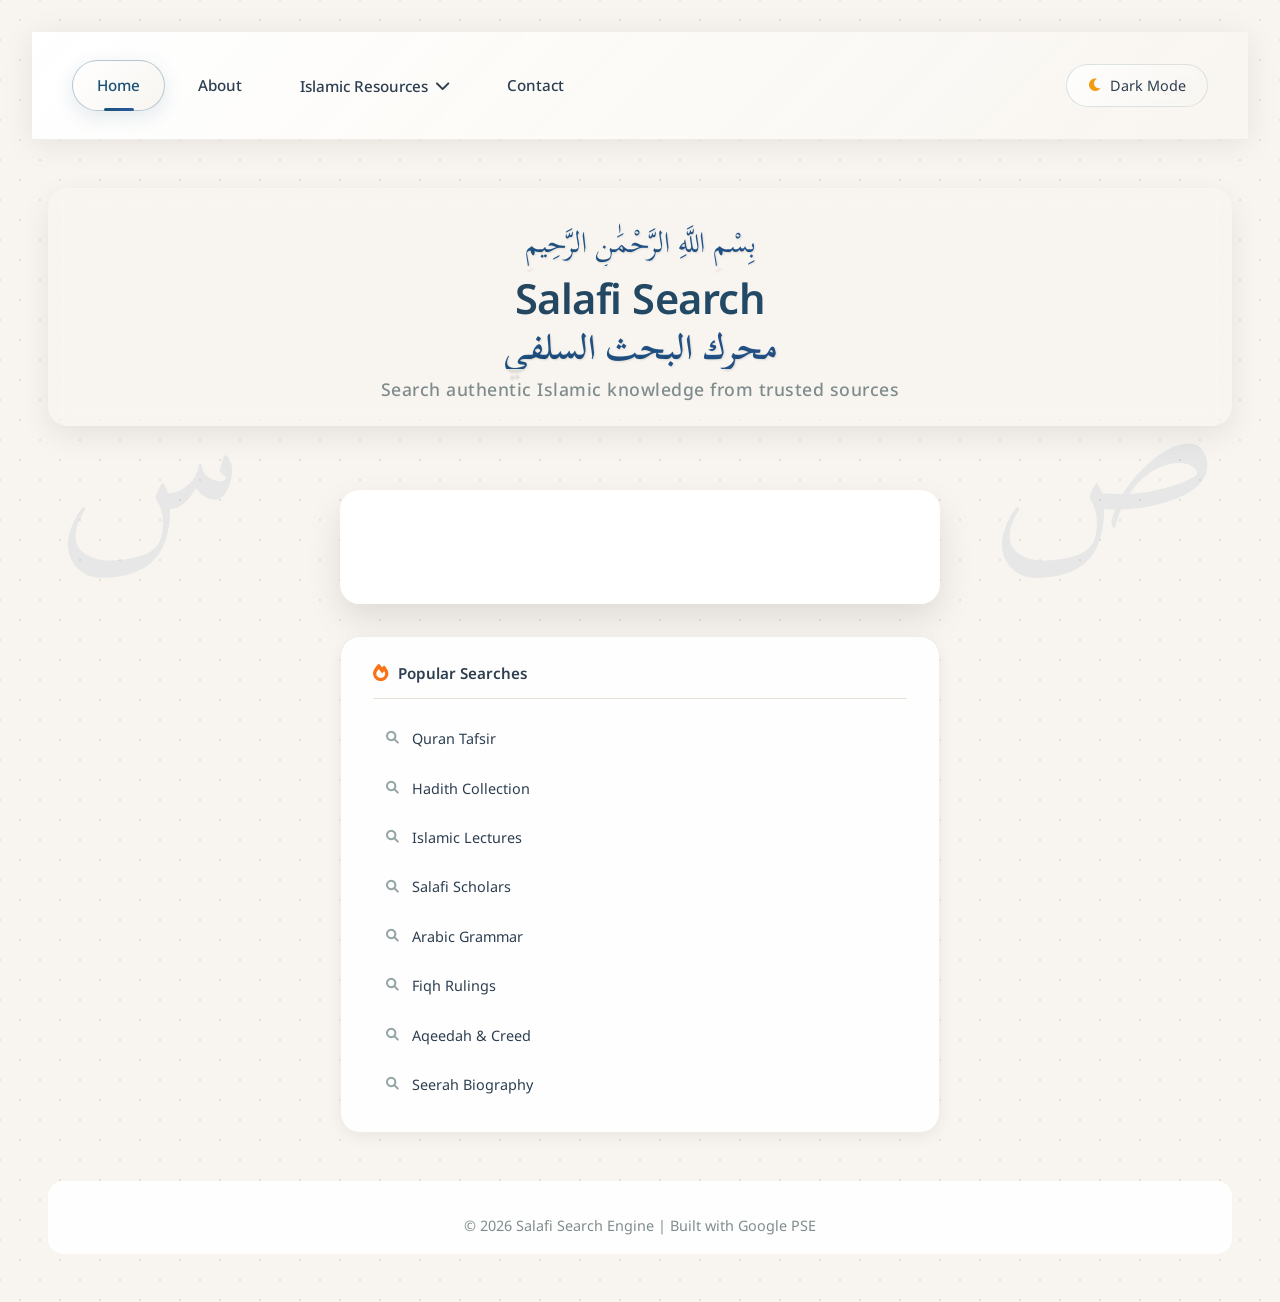
<file: index.html>
<!DOCTYPE html>
<html lang="en">

<head>
    <link rel="canonical" href="https://salafisearch.co.uk?" />
    <link rel="icon" type="image/png" href="site.png">
    <meta charset="UTF-8">
    <meta name="viewport" content="width=device-width, initial-scale=1.0, maximum-scale=1.0, user-scalable=no">
    <title>Salafi Search</title>
    <link rel="stylesheet" href="https://cdnjs.cloudflare.com/ajax/libs/font-awesome/6.0.0/css/all.min.css">
    <link
        href="https://fonts.googleapis.com/css2?family=Scheherazade+New:wght@400;700&family=Noto+Sans:ital,wght@0,400;0,600;1,400&display=swap"
        rel="stylesheet">
    <link rel="stylesheet" href="style.css">
</head>

<body>

    <div class="container">

        <!-- Navigation Bar -->
        <nav class="navbar">
            <div class="nav-container">
                <div class="nav-links">
                    <a href="index.html" class="nav-link active">Home</a>
                    <a href="about.html" class="nav-link">About</a>

                    <!-- Resources Dropdown -->
                    <div class="resources-dropdown">
                        <button class="resources-btn">
                            Islamic Resources <i class="fas fa-chevron-down"></i>
                        </button>
                        <div class="dropdown-content">
                            <a href="resources.html#telegram">
                                <i class="fab fa-telegram"></i>
                                Telegram Channels
                            </a>
                            <a href="resources.html#mixlr">
                                <i class="fas fa-podcast"></i>
                                Mixlr Accounts
                            </a>
                            <a href="resources.html#soundcloud">
                                <i class="fab fa-soundcloud"></i>
                                SoundCloud Accounts
                            </a>
                            <a href="resources.html#youtube">
                                <i class="fab fa-youtube"></i>
                                YouTube Channels
                            </a>
                            <a href="resources.html">
                                <i class="fas fa-book"></i>
                                All Resources
                            </a>
                        </div>
                    </div>

                    <a href="contact.html" class="nav-link">Contact</a>
                </div>

                <!-- Dark Mode Toggle -->
                <div class="theme-toggle">
                    <button id="darkModeToggle" class="toggle-btn">
                        <i class="fas fa-moon"></i>
                        <span>Dark Mode</span>
                    </button>
                </div>
            </div>
        </nav>

        <header class="header">
            <div class="bismillah">بِسْمِ اللَّهِ الرَّحْمَٰنِ الرَّحِيمِ</div>
            <h1 class="title">Salafi Search</h1>
            <div class="arabic-title">محرك البحث السلفي</div>
            <p class="subtitle">Search authentic Islamic knowledge from trusted sources</p>
        </header>

        <!-- Search Section -->
        <main class="search-section">
            <div class="search-container">
                <script async src="https://cse.google.com/cse.js?cx=7167b282d7b3d4e40"></script>
                <div class="gcse-search"></div>
            </div>

            <!-- Popular Searches -->
            <div class="popular-searches">
                <div class="popular-searches-header">
                    <i class="fas fa-fire"></i>
                    <h3>Popular Searches</h3>
                </div>
                <div class="popular-searches-list">
                    <a href="#" class="popular-search-item" data-search="Quran tafsir">
                        <i class="fas fa-search"></i>
                        <span>Quran Tafsir</span>
                    </a>
                    <a href="#" class="popular-search-item" data-search="Hadith collection">
                        <i class="fas fa-search"></i>
                        <span>Hadith Collection</span>
                    </a>
                    <a href="#" class="popular-search-item" data-search="Islamic lectures">
                        <i class="fas fa-search"></i>
                        <span>Islamic Lectures</span>
                    </a>
                    <a href="#" class="popular-search-item" data-search="Salafi scholars">
                        <i class="fas fa-search"></i>
                        <span>Salafi Scholars</span>
                    </a>
                    <a href="#" class="popular-search-item" data-search="Arabic grammar">
                        <i class="fas fa-search"></i>
                        <span>Arabic Grammar</span>
                    </a>
                    <a href="#" class="popular-search-item" data-search="Fiqh rulings">
                        <i class="fas fa-search"></i>
                        <span>Fiqh Rulings</span>
                    </a>
                    <a href="#" class="popular-search-item" data-search="Aqeedah creed">
                        <i class="fas fa-search"></i>
                        <span>Aqeedah & Creed</span>
                    </a>
                    <a href="#" class="popular-search-item" data-search="Seerah biography">
                        <i class="fas fa-search"></i>
                        <span>Seerah Biography</span>
                    </a>
                </div>
            </div>

        </main>

        <!-- Footer -->
        <footer class="footer">
            <p>&copy; 2026 Salafi Search Engine | Built with Google PSE</p>
        </footer>
    </div>

    <script src="script.js"></script>
</body>

</html>
</file>
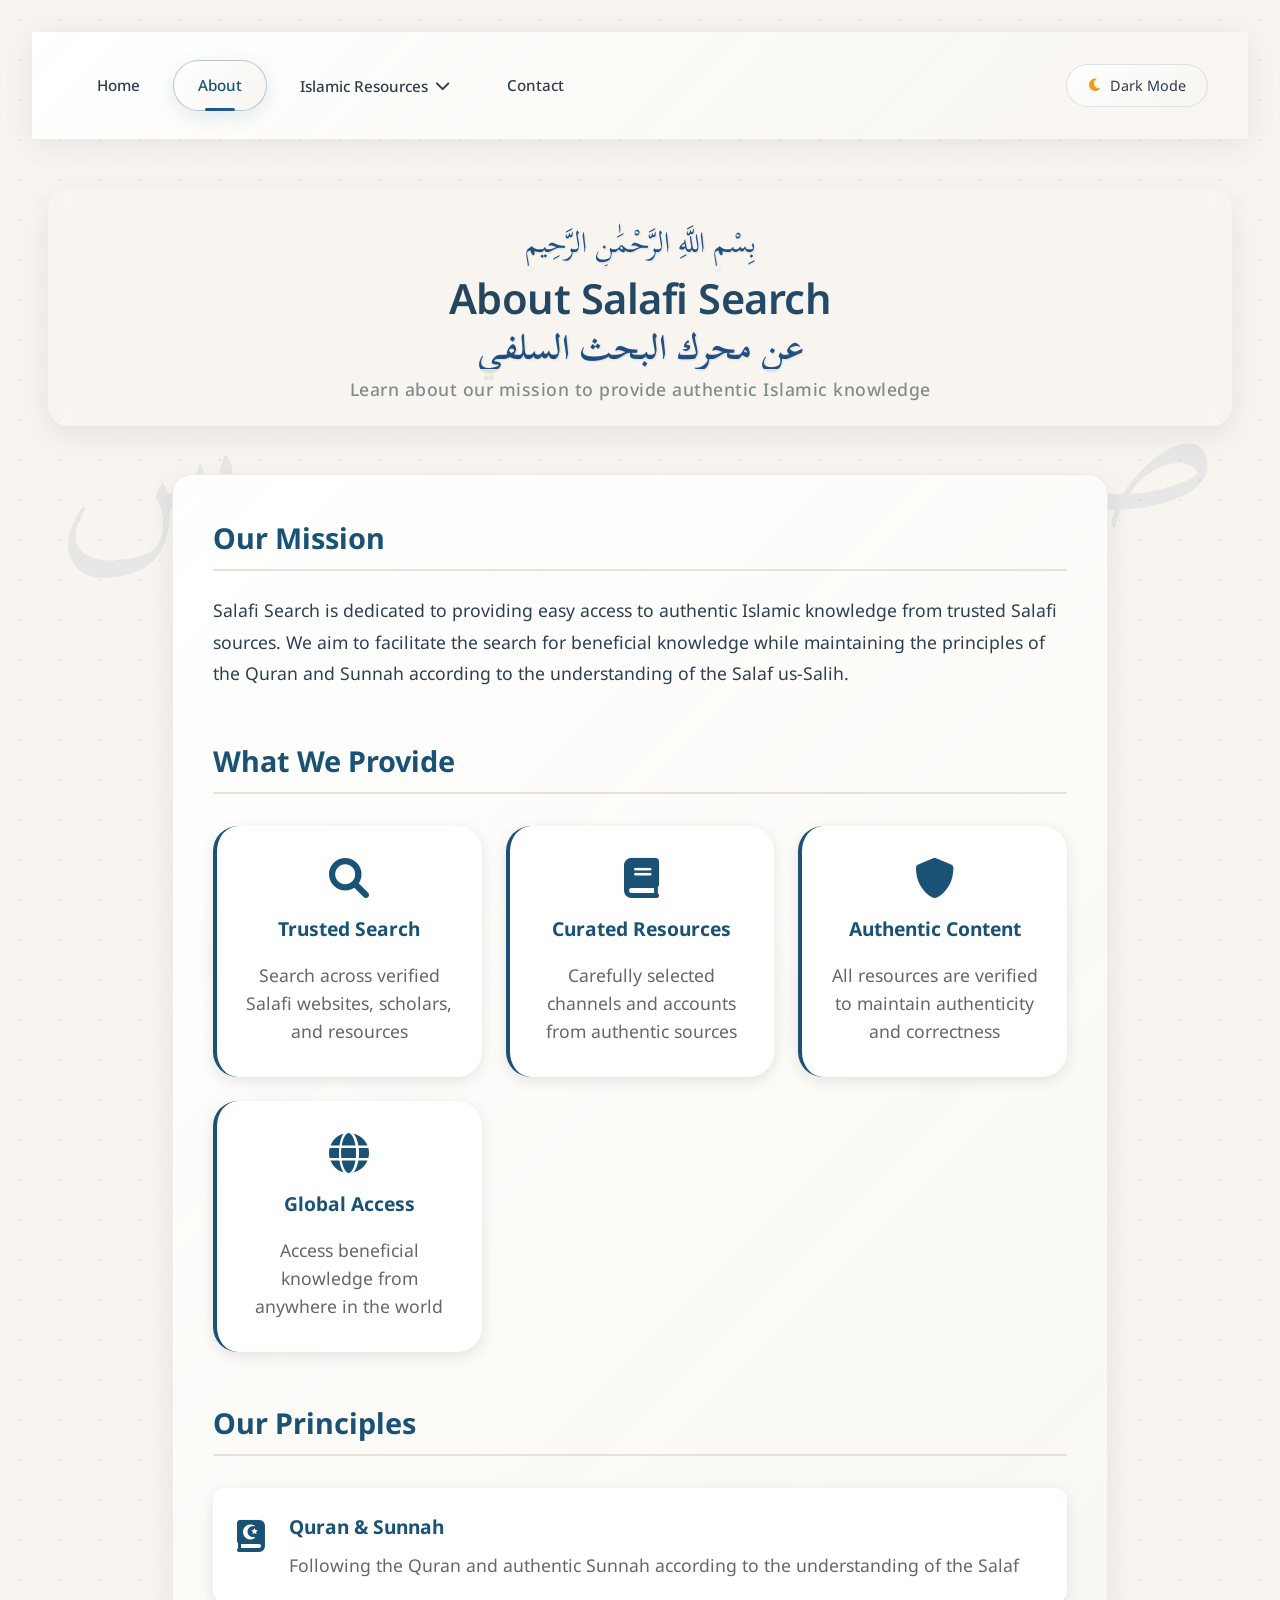
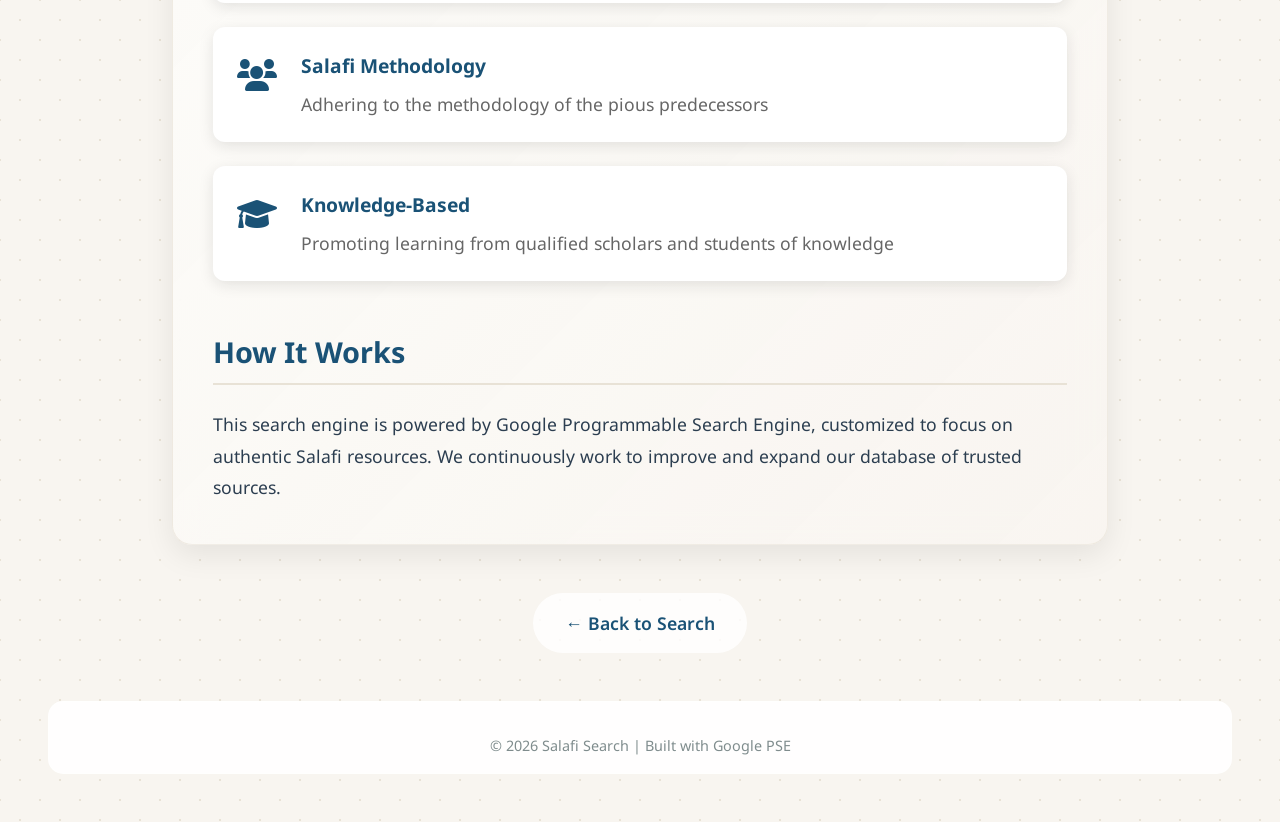
<file: about.html>
<!DOCTYPE html>
<html lang="en">

<head>
    <link rel="icon" type="image/png" href="site.png">
    <meta charset="UTF-8">
    <meta name="viewport" content="width=device-width, initial-scale=1.0">
    <title>About - Salafi Search</title>
    <link rel="stylesheet" href="https://cdnjs.cloudflare.com/ajax/libs/font-awesome/6.0.0/css/all.min.css">
    <link
        href="https://fonts.googleapis.com/css2?family=Scheherazade+New:wght@400;700&family=Noto+Sans:ital,wght@0,400;0,600;1,400&display=swap"
        rel="stylesheet">
    <link rel="stylesheet" href="style.css">
</head>

<body>

    <body class="about-body"></body>
    <div class="container">
        <!-- Navigation Bar -->
        <nav class="navbar">
            <div class="nav-container">
                <div class="nav-links">
                    <a href="index.html" class="nav-link">Home</a>
                    <a href="about.html" class="nav-link active">About</a>
                    <!-- Resources Dropdown -->
                    <div class="resources-dropdown">
                        <button class="resources-btn">
                            Islamic Resources <i class="fas fa-chevron-down"></i>
                        </button>
                        <div class="dropdown-content">
                            <a href="resources.html#telegram">
                                <i class="fab fa-telegram"></i>
                                Telegram Channels
                            </a>
                            <a href="resources.html#mixlr">
                                <i class="fas fa-podcast"></i>
                                Mixlr Accounts
                            </a>
                            <a href="resources.html#soundcloud">
                                <i class="fab fa-soundcloud"></i>
                                SoundCloud Accounts
                            </a>
                            <a href="resources.html#youtube">
                                <i class="fab fa-youtube"></i>
                                YouTube Channels
                            </a>
                            <a href="resources.html">
                                <i class="fas fa-book"></i>
                                All Resources
                            </a>
                        </div>
                    </div>
                    <a href="contact.html" class="nav-link">Contact</a>
                </div>
                <!-- Dark Mode Toggle -->
                <div class="theme-toggle">
                    <button id="darkModeToggle" class="toggle-btn">
                        <i class="fas fa-moon"></i>
                        <span>Dark Mode</span>
                    </button>
                </div>
            </div>
        </nav>

        <header class="header">
            <div class="bismillah">بِسْمِ اللَّهِ الرَّحْمَٰنِ الرَّحِيمِ</div>
            <h1 class="title">About Salafi Search</h1>
            <div class="arabic-title">عن محرك البحث السلفي</div>
            <p class="subtitle">Learn about our mission to provide authentic Islamic knowledge</p>
        </header>

        <main class="about-page">
            <div class="about-content">
                <div class="about-section">
                    <h2>Our Mission</h2>
                    <p>Salafi Search is dedicated to providing easy access to authentic Islamic knowledge from
                        trusted Salafi sources. We aim to facilitate the search for beneficial knowledge while
                        maintaining the principles of the Quran and Sunnah according to the understanding of the Salaf
                        us-Salih.</p>
                </div>

                <div class="about-section">
                    <h2>What We Provide</h2>
                    <div class="features-grid">
                        <div class="feature-card">
                            <i class="fas fa-search"></i>
                            <h3>Trusted Search</h3>
                            <p>Search across verified Salafi websites, scholars, and resources</p>
                        </div>
                        <div class="feature-card">
                            <i class="fas fa-book"></i>
                            <h3>Curated Resources</h3>
                            <p>Carefully selected channels and accounts from authentic sources</p>
                        </div>
                        <div class="feature-card">
                            <i class="fas fa-shield-alt"></i>
                            <h3>Authentic Content</h3>
                            <p>All resources are verified to maintain authenticity and correctness</p>
                        </div>
                        <div class="feature-card">
                            <i class="fas fa-globe"></i>
                            <h3>Global Access</h3>
                            <p>Access beneficial knowledge from anywhere in the world</p>
                        </div>
                    </div>
                </div>

                <div class="about-section">
                    <h2>Our Principles</h2>
                    <div class="principles-list">
                        <div class="principle-item">
                            <i class="fas fa-quran"></i>
                            <div>
                                <h4>Quran & Sunnah</h4>
                                <p>Following the Quran and authentic Sunnah according to the understanding of the Salaf
                                </p>
                            </div>
                        </div>
                        <div class="principle-item">
                            <i class="fas fa-users"></i>
                            <div>
                                <h4>Salafi Methodology</h4>
                                <p>Adhering to the methodology of the pious predecessors</p>
                            </div>
                        </div>
                        <div class="principle-item">
                            <i class="fas fa-graduation-cap"></i>
                            <div>
                                <h4>Knowledge-Based</h4>
                                <p>Promoting learning from qualified scholars and students of knowledge</p>
                            </div>
                        </div>
                    </div>
                </div>

                <div class="about-section">
                    <h2>How It Works</h2>
                    <p>This search engine is powered by Google Programmable Search Engine, customized to focus on
                        authentic Salafi resources. We continuously work to improve and expand our database of trusted
                        sources.</p>
                </div>
            </div>
    <!-- Mobile Bottom Navigation -->
    <nav class="mobile-bottom-nav">
        <a href="index.html" class="bottom-nav-link">
            <i class="fas fa-home"></i>
            <span>Home</span>
        </a>
        <a href="about.html" class="bottom-nav-link">
            <i class="fas fa-info-circle"></i>
            <span>About</span>
        </a>
        <a href="resources.html" class="bottom-nav-link">
            <i class="fas fa-book"></i>
            <span>Resources</span>
        </a>
        <a href="contact.html" class="bottom-nav-link">
            <i class="fas fa-envelope"></i>
            <span>Contact</span>
        </a>
    </nav>
            <div class="back-link">
                <a href="index.html">← Back to Search</a>
            </div>
        </main>

        <!-- Footer -->
        <footer class="footer">
            <p>&copy; 2026 Salafi Search | Built with Google PSE</p>
        </footer>
    </div>

    <script src="script.js"></script>
</body>

</html>
</file>
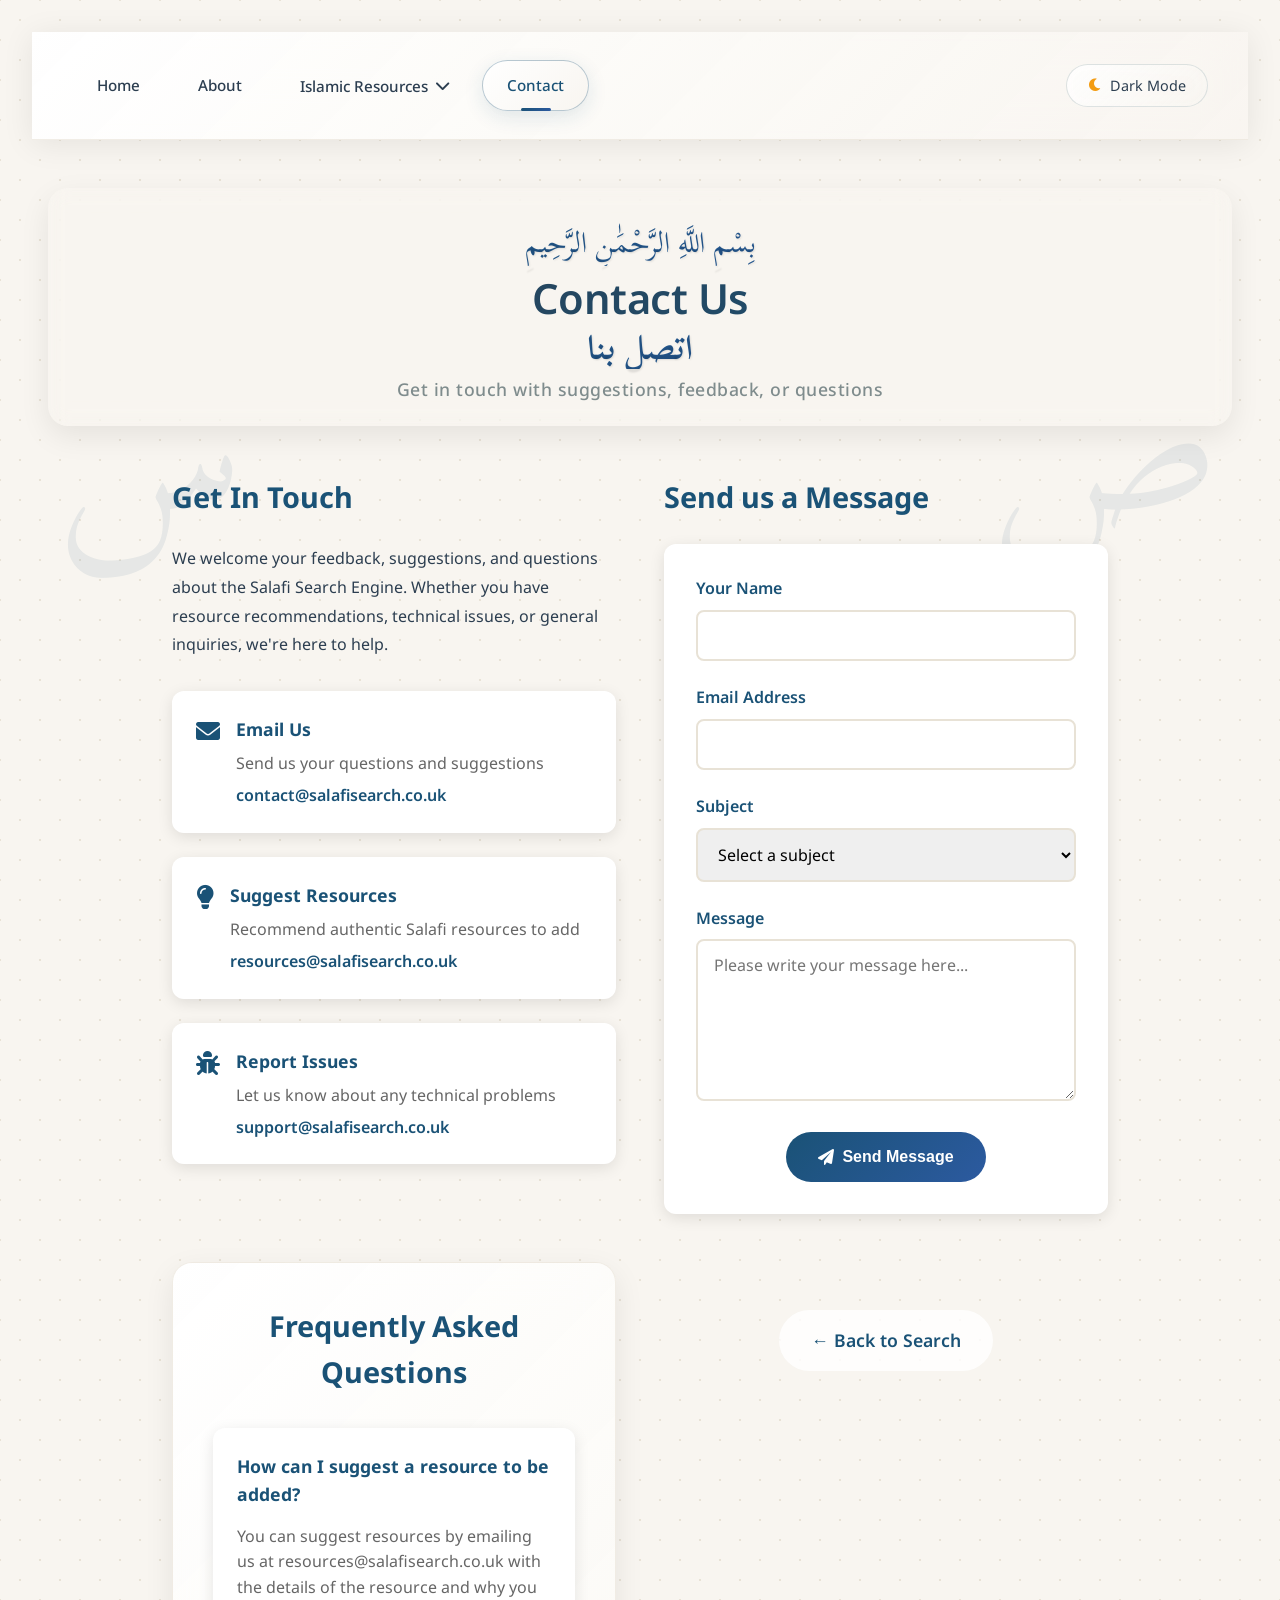
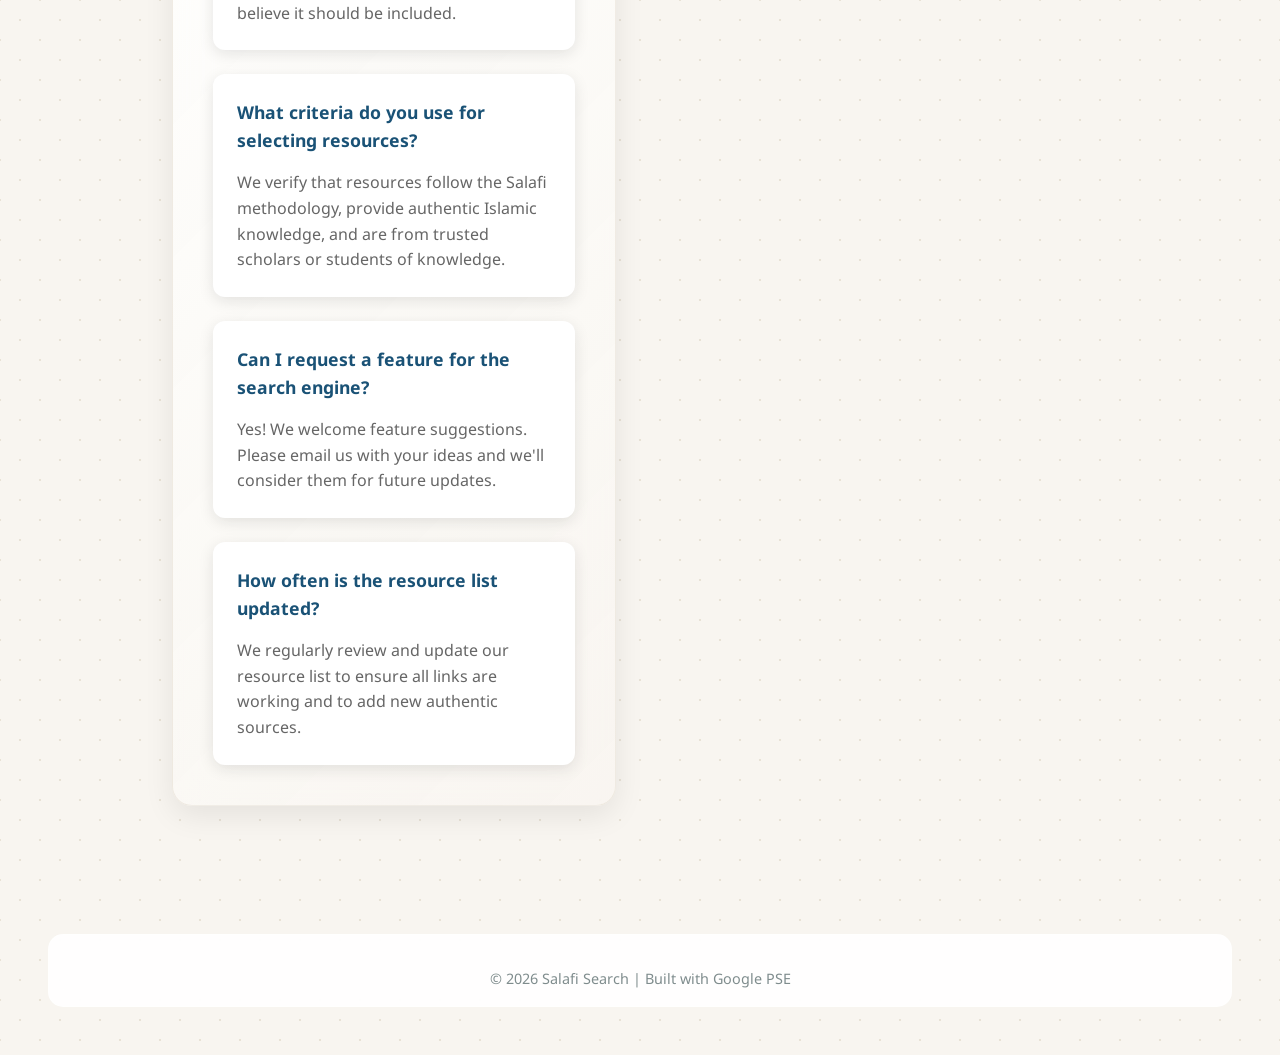
<file: contact.html>
<!DOCTYPE html>
<html lang="en">

<head>
    <link rel="icon" type="image/png" href="site.png">
    <meta charset="UTF-8">
    <meta name="viewport" content="width=device-width, initial-scale=1.0">
    <title>Contact - Salafi Search</title>
    <link rel="stylesheet" href="https://cdnjs.cloudflare.com/ajax/libs/font-awesome/6.0.0/css/all.min.css">
    <link
        href="https://fonts.googleapis.com/css2?family=Scheherazade+New:wght@400;700&family=Noto+Sans:ital,wght@0,400;0,600;1,400&display=swap"
        rel="stylesheet">
    <link rel="stylesheet" href="style.css">
</head>

<body>
    <div class="container">
        <!-- Navigation Bar -->
        <nav class="navbar">
            <div class="nav-container">
                <div class="nav-links">
                    <a href="index.html" class="nav-link">Home</a>
                    <a href="about.html" class="nav-link">About</a>
                    <!-- Resources Dropdown -->
                    <div class="resources-dropdown">
                        <button class="resources-btn">
                            Islamic Resources <i class="fas fa-chevron-down"></i>
                        </button>
                        <div class="dropdown-content">
                            <a href="resources.html#telegram">
                                <i class="fab fa-telegram"></i>
                                Telegram Channels
                            </a>
                            <a href="resources.html#mixlr">
                                <i class="fas fa-podcast"></i>
                                Mixlr Accounts
                            </a>
                            <a href="resources.html#soundcloud">
                                <i class="fab fa-soundcloud"></i>
                                SoundCloud Accounts
                            </a>
                            <a href="resources.html#youtube">
                                <i class="fab fa-youtube"></i>
                                YouTube Channels
                            </a>
                            <a href="resources.html">
                                <i class="fas fa-book"></i>
                                All Resources
                            </a>
                        </div>
                    </div>
                    <a href="contact.html" class="nav-link active">Contact</a>
                </div>
                <!-- Dark Mode Toggle -->
                <div class="theme-toggle">
                    <button id="darkModeToggle" class="toggle-btn">
                        <i class="fas fa-moon"></i>
                        <span>Dark Mode</span>
                    </button>
                </div>
            </div>
        </nav>

        <header class="header">
            <div class="bismillah">بِسْمِ اللَّهِ الرَّحْمَٰنِ الرَّحِيمِ</div>
            <h1 class="title">Contact Us</h1>
            <div class="arabic-title">اتصل بنا</div>
            <p class="subtitle">Get in touch with suggestions, feedback, or questions</p>
        </header>

        <main class="contact-page">
            <div class="contact-content">
                <div class="contact-info">
                    <h2>Get In Touch</h2>
                    <p>We welcome your feedback, suggestions, and questions about the Salafi Search Engine. Whether you
                        have resource recommendations, technical issues, or general inquiries, we're here to help.</p>

                    <div class="contact-methods">
                        <div class="contact-method">
                            <i class="fas fa-envelope"></i>
                            <div>
                                <h3>Email Us</h3>
                                <p>Send us your questions and suggestions</p>
                                <a href="mailto:contact@salafisearch.com"
                                    class="contact-link">contact@salafisearch.co.uk</a>
                            </div>
                        </div>

                        <div class="contact-method">
                            <i class="fas fa-lightbulb"></i>
                            <div>
                                <h3>Suggest Resources</h3>
                                <p>Recommend authentic Salafi resources to add</p>
                                <a href="mailto:resources@salafisearch.com"
                                    class="contact-link">resources@salafisearch.co.uk</a>
                            </div>
                        </div>

                        <div class="contact-method">
                            <i class="fas fa-bug"></i>
                            <div>
                                <h3>Report Issues</h3>
                                <p>Let us know about any technical problems</p>
                                <a href="mailto:support@salafisearch.com"
                                    class="contact-link">support@salafisearch.co.uk</a>
                            </div>
                        </div>
                    </div>
                </div>

<div class="contact-form-section">
    <h2>Send us a Message</h2>
    <form class="contact-form" action="https://formspree.io/f/mvkpgaae" method="POST">
        <div class="form-group">
            <label for="name">Your Name</label>
            <input type="text" id="name" name="name" required>
        </div>

        <div class="form-group">
            <label for="email">Email Address</label>
            <input type="email" id="email" name="email" required>
        </div>

        <div class="form-group">
            <label for="subject">Subject</label>
            <select id="subject" name="subject" required>
                <option value="">Select a subject</option>
                <option value="general">General Inquiry</option>
                <option value="resource">Resource Suggestion</option>
                <option value="technical">Technical Issue</option>
                <option value="feedback">Feedback</option>
                <option value="other">Other</option>
            </select>
        </div>

        <div class="form-group">
            <label for="message">Message</label>
            <textarea id="message" name="message" rows="6" required
                placeholder="Please write your message here..."></textarea>
        </div>

        <button type="submit" class="submit-btn">
            <i class="fas fa-paper-plane"></i>
            Send Message
        </button>
    </form>
</div>
            <div class="faq-section">
                <h2>Frequently Asked Questions</h2>
                <div class="faq-list">
                    <div class="faq-item">
                        <h3>How can I suggest a resource to be added?</h3>
                        <p>You can suggest resources by emailing us at resources@salafisearch.co.uk with the details of
                            the resource and why you believe it should be included.</p>
                    </div>

                    <div class="faq-item">
                        <h3>What criteria do you use for selecting resources?</h3>
                        <p>We verify that resources follow the Salafi methodology, provide authentic Islamic knowledge,
                            and are from trusted scholars or students of knowledge.</p>
                    </div>

                    <div class="faq-item">
                        <h3>Can I request a feature for the search engine?</h3>
                        <p>Yes! We welcome feature suggestions. Please email us with your ideas and we'll consider them
                            for future updates.</p>
                    </div>

                    <div class="faq-item">
                        <h3>How often is the resource list updated?</h3>
                        <p>We regularly review and update our resource list to ensure all links are working and to add
                            new authentic sources.</p>
                    </div>
                </div>
            </div>

            <div class="back-link">
                <a href="index.html">← Back to Search</a>
            </div>
        </main>

        <!-- Footer -->
        <footer class="footer">
            <p>&copy; 2026 Salafi Search | Built with Google PSE</p>
        </footer>
    </div>

    <script src="script.js"></script>
            <!-- Mobile Bottom Navigation -->
            <nav class="mobile-bottom-nav">
                <a href="index.html" class="bottom-nav-link">
                    <i class="fas fa-home"></i>
                    <span>Home</span>
                </a>
                <a href="about.html" class="bottom-nav-link">
                    <i class="fas fa-info-circle"></i>
                    <span>About</span>
                </a>
                <a href="resources.html" class="bottom-nav-link">
                    <i class="fas fa-book"></i>
                    <span>Resources</span>
                </a>
                <a href="contact.html" class="bottom-nav-link">
                    <i class="fas fa-envelope"></i>
                    <span>Contact</span>
                </a>
            </nav>
</body>

</html>
</file>
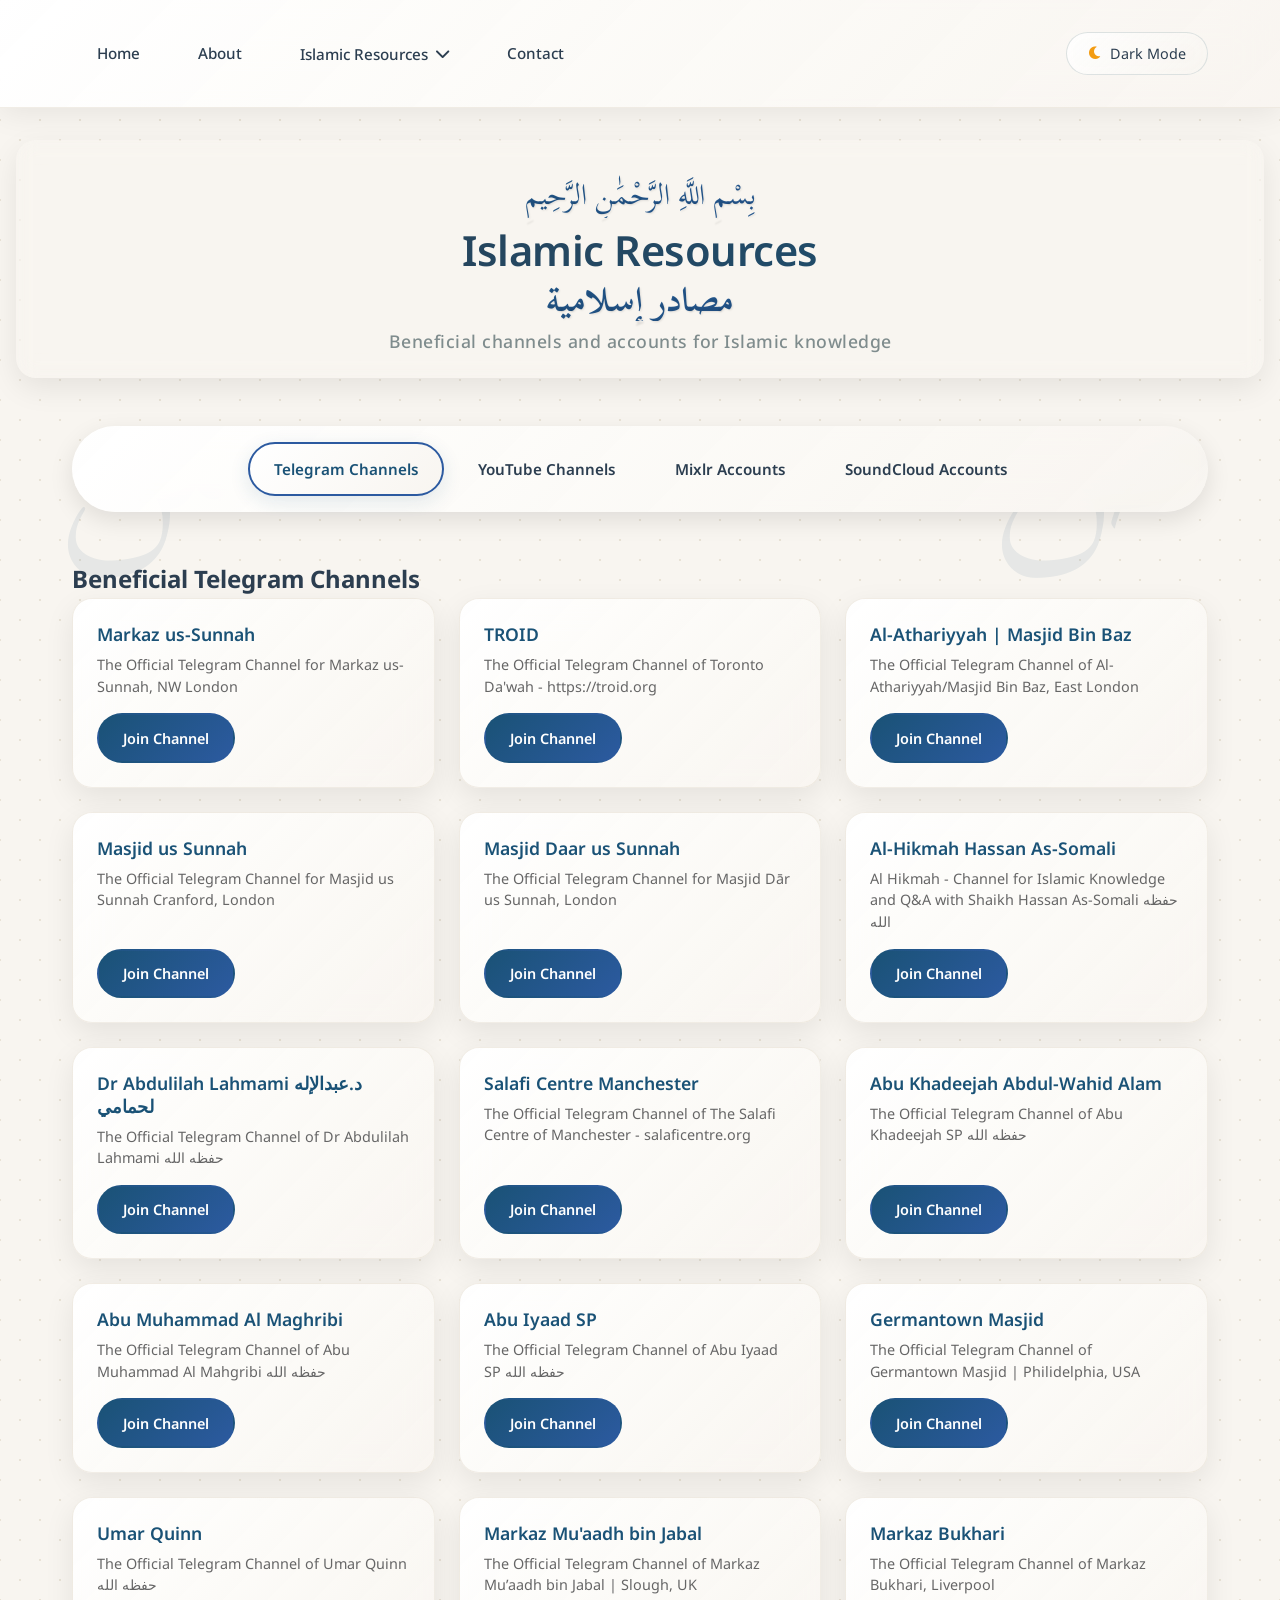
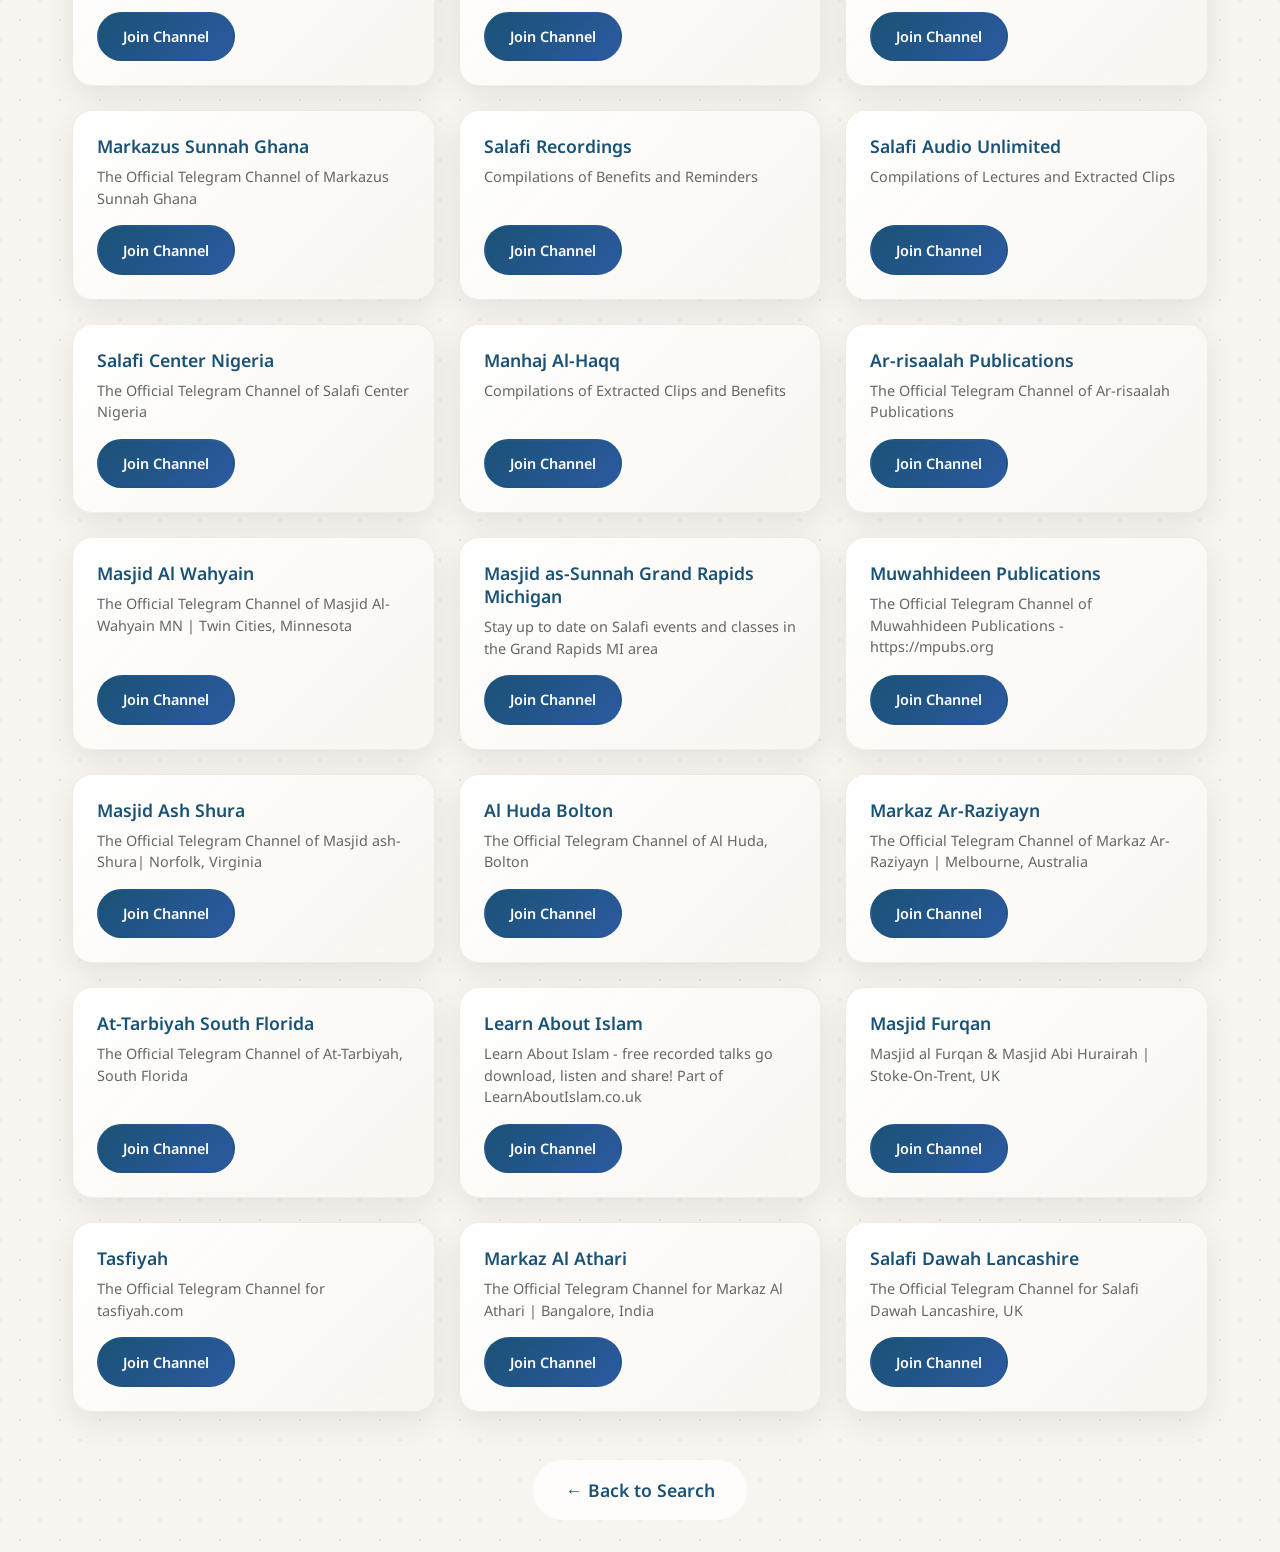
<file: resources.html>
<!DOCTYPE html>
<html lang="en">

<head>
    <link rel="icon" type="image/png" href="site.png">
    <meta charset="UTF-8">
    <meta name="viewport" content="width=device-width, initial-scale=1.0, maximum-scale=1.0, user-scalable=no">
    <title>Islamic Resources - Salafi Search Engine</title>
    <link rel="stylesheet" href="https://cdnjs.cloudflare.com/ajax/libs/font-awesome/6.0.0/css/all.min.css">
    <link
        href="https://fonts.googleapis.com/css2?family=Scheherazade+New:wght@400;700&family=Noto+Sans:ital,wght@0,400;0,600;1,400&display=swap"
        rel="stylesheet">
    <link rel="stylesheet" href="style.css">
</head>

<body>

    <!-- Navigation Bar -->
    <nav class="navbar">
        <div class="nav-container">
            <div class="nav-links">
                <a href="index.html" class="nav-link">Home</a>
                <a href="about.html" class="nav-link">About</a>
                <div class="resources-dropdown">
                    <button class="resources-btn">
                        Islamic Resources <i class="fas fa-chevron-down"></i>
                    </button>
                    <div class="dropdown-content">
                        <a href="#telegram">
                            <i class="fab fa-telegram"></i>
                            Telegram Channels
                        </a>
                        <a href="#youtube">
                            <i class="fab fa-youtube"></i>
                            YouTube Channels
                        </a>
                        <a href="#mixlr">
                            <i class="fas fa-podcast"></i>
                            Mixlr Accounts
                        </a>
                        <a href="#soundcloud">
                            <i class="fab fa-soundcloud"></i>
                            SoundCloud Accounts
                        </a>
                    </div>
                </div>
                <a href="contact.html" class="nav-link">Contact</a>
            </div>
            <div class="theme-toggle">
                <button id="darkModeToggle" class="toggle-btn">
                    <i class="fas fa-moon"></i>
                    <span>Dark Mode</span>
                </button>
            </div>
        </div>
    </nav>

    <header class="header">
        <div class="bismillah">بِسْمِ اللَّهِ الرَّحْمَٰنِ الرَّحِيمِ</div>
        <h1 class="title">Islamic Resources</h1>
        <div class="arabic-title">مصادر إسلامية</div>
        <p class="subtitle">Beneficial channels and accounts for Islamic knowledge</p>
    </header>

    <main class="resources-page">
        <!-- Navigation tabs -->
        <div class="resource-tabs">
            <a href="#telegram" class="tab-link active">Telegram Channels</a>
            <a href="#youtube" class="tab-link">YouTube Channels</a>
            <a href="#mixlr" class="tab-link">Mixlr Accounts</a>
            <a href="#soundcloud" class="tab-link">SoundCloud Accounts</a>
        </div>

        <!-- Telegram Section -->
        <section id="telegram" class="resource-section active">
            <h2>Beneficial Telegram Channels</h2>
            <div class="resource-list">
                <div class="resource-card">
                    <h3>Markaz us-Sunnah</h3>
                    <p>The Official Telegram Channel for Markaz us-Sunnah, NW London</p>
                    <a href="https://t.me/musunnah" target="_blank" class="resource-link">Join Channel</a>
                </div>
                <div class="resource-card">
                    <h3>TROID</h3>
                    <p>The Official Telegram Channel of Toronto Da'wah - https://troid.org</p>
                    <a href="https://t.me/troidorg" target="_blank" class="resource-link">Join Channel</a>
                </div>
                <div class="resource-card">
                    <h3>Al-Athariyyah | Masjid Bin Baz</h3>
                    <p>The Official Telegram Channel of Al-Athariyyah/Masjid Bin Baz, East London</p>
                    <a href="https://t.me/Athariyyah_MasjidBinBaz" target="_blank" class="resource-link">Join Channel</a>
                </div>
                <div class="resource-card">
                    <h3>Masjid us Sunnah</h3>
                    <p>The Official Telegram Channel for Masjid us Sunnah Cranford, London</p>
                    <a href="https://t.me/Masjidussunnah1" target="_blank" class="resource-link">Join Channel</a>
                </div>
                <div class="resource-card">
                    <h3>Masjid Daar us Sunnah</h3>
                    <p>The Official Telegram Channel for Masjid Dār us Sunnah, London</p>
                    <a href="https://t.me/dusunnah" target="_blank" class="resource-link">Join Channel</a>
                </div>
                <div class="resource-card">
                    <h3>Al-Hikmah Hassan As-Somali</h3>
                    <p>Al Hikmah - Channel for Islamic Knowledge and Q&A with Shaikh Hassan As-Somali حفظه الله</p>
                    <a href="https://t.me/hasansomali" target="_blank" class="resource-link">Join Channel</a>
                </div>
                <div class="resource-card">
                    <h3>Dr Abdulilah Lahmami د.عبدالإله لحمامي</h3>
                    <p>The Official Telegram Channel of Dr Abdulilah Lahmami حفظه الله</p>
                    <a href="https://t.me/abdulilahuk" target="_blank" class="resource-link">Join Channel</a>
                </div>
                <div class="resource-card">
                    <h3>Salafi Centre Manchester</h3>
                    <p>The Official Telegram Channel of The Salafi Centre of Manchester - salaficentre.org</p>
                    <a href="https://t.me/salaficentre" target="_blank" class="resource-link">Join Channel</a>
                </div>
                <div class="resource-card">
                    <h3>Abu Khadeejah Abdul-Wahid Alam</h3>
                    <p>The Official Telegram Channel of Abu Khadeejah SP حفظه الله</p>
                    <a href="https://t.me/abukhadeejahsp" target="_blank" class="resource-link">Join Channel</a>
                </div>
                <div class="resource-card">
                    <h3>Abu Muhammad Al Maghribi</h3>
                    <p>The Official Telegram Channel of Abu Muhammad Al Mahgribi حفظه الله</p>
                    <a href="https://t.me/Abumuhammadalmaghribi" target="_blank" class="resource-link">Join Channel</a>
                </div>
                <div class="resource-card">
                    <h3>Abu Iyaad SP</h3>
                    <p>The Official Telegram Channel of Abu Iyaad SP حفظه الله</p>
                    <a href="https://t.me/AbuIyaadSP" target="_blank" class="resource-link">Join Channel</a>
                </div>
                <div class="resource-card">
                    <h3>Germantown Masjid</h3>
                    <p>The Official Telegram Channel of Germantown Masjid | Philidelphia, USA</p>
                    <a href="https://t.me/germantownmasjid" target="_blank" class="resource-link">Join Channel</a>
                </div>
                <div class="resource-card">
                    <h3>Umar Quinn</h3>
                    <p>The Official Telegram Channel of Umar Quinn حفظه الله</p>
                    <a href="https://t.me/umarquinn" target="_blank" class="resource-link">Join Channel</a>
                </div>
                <div class="resource-card">
                    <h3>Markaz Mu'aadh bin Jabal</h3>
                    <p>The Official Telegram Channel of Markaz Mu’aadh bin Jabal | Slough, UK</p>
                    <a href="https://t.me/markazmuaadhUK" target="_blank" class="resource-link">Join Channel</a>
                </div>
                <div class="resource-card">
                    <h3>Markaz Bukhari</h3>
                    <p>The Official Telegram Channel of Markaz Bukhari, Liverpool</p>
                    <a href="https://t.me/officialmarkazbukhari" target="_blank" class="resource-link">Join Channel</a>
                </div>
                <div class="resource-card">
                    <h3>Markazus Sunnah Ghana</h3>
                    <p>The Official Telegram Channel of Markazus Sunnah Ghana</p>
                    <a href="https://t.me/markazussunnahgh" target="_blank" class="resource-link">Join Channel</a>
                </div>
                <div class="resource-card">
                    <h3>Salafi Recordings</h3>
                    <p>Compilations of Benefits and Reminders</p>
                    <a href="https://t.me/SalafiRecording" target="_blank" class="resource-link">Join Channel</a>
                </div>
                <div class="resource-card">
                    <h3>Salafi Audio Unlimited</h3>
                    <p>Compilations of Lectures and Extracted Clips</p>
                    <a href="https://t.me/SalafiAudioULTD" target="_blank" class="resource-link">Join Channel</a>
                </div>
                <div class="resource-card">
                    <h3>Salafi Center Nigeria</h3>
                    <p>The Official Telegram Channel of Salafi Center Nigeria</p>
                    <a href="https://t.me/salafinigeria" target="_blank" class="resource-link">Join Channel</a>
                </div>
                <div class="resource-card">
                    <h3>Manhaj Al-Haqq</h3>
                    <p>Compilations of Extracted Clips and Benefits</p>
                    <a href="https://t.me/almanhajulhaqq" target="_blank" class="resource-link">Join Channel</a>
                </div>
                <div class="resource-card">
                    <h3>Ar-risaalah Publications</h3>
                    <p>The Official Telegram Channel of Ar-risaalah Publications</p>
                    <a href="https://t.me/rpubschannel" target="_blank" class="resource-link">Join Channel</a>
                </div>
                <div class="resource-card">
                    <h3>Masjid Al Wahyain</h3>
                    <p>The Official Telegram Channel of Masjid Al-Wahyain MN | Twin Cities, Minnesota</p>
                    <a href="https://t.me/masjidalwahyain" target="_blank" class="resource-link">Join Channel</a>
                </div>
                <div class="resource-card">
                    <h3>Masjid as-Sunnah Grand Rapids Michigan</h3>
                    <p>Stay up to date on Salafi events and classes in the Grand Rapids MI area</p>
                    <a href="https://t.me/SunnahPubs" target="_blank" class="resource-link">Join Channel</a>
                </div>
                <div class="resource-card">
                    <h3>Muwahhideen Publications</h3>
                    <p>The Official Telegram Channel of Muwahhideen Publications - https://mpubs.org</p>
                    <a href="https://t.me/mpubs" target="_blank" class="resource-link">Join Channel</a>
                </div>
                <div class="resource-card">
                    <h3>Masjid Ash Shura</h3>
                    <p>The Official Telegram Channel of Masjid ash-Shura| Norfolk, Virginia</p>
                    <a href="https://t.me/masjidashshurava" target="_blank" class="resource-link">Join Channel</a>
                </div>
                <div class="resource-card">
                    <h3>Al Huda Bolton</h3>
                    <p>The Official Telegram Channel of Al Huda, Bolton</p>
                    <a href="https://t.me/AlhudaBolton" target="_blank" class="resource-link">Join Channel</a>
                </div>
                <div class="resource-card">
                    <h3>Markaz Ar-Raziyayn</h3>
                    <p>The Official Telegram Channel of Markaz Ar-Raziyayn | Melbourne, Australia</p>
                    <a href="https://t.me/AlhudaBolton" target="_blank" class="resource-link">Join Channel</a>
                </div>
                <div class="resource-card">
                    <h3>At-Tarbiyah South Florida</h3>
                    <p>The Official Telegram Channel of At-Tarbiyah, South Florida</p>
                    <a href="https://t.me/TarbiyahSouthFL" target="_blank" class="resource-link">Join Channel</a>
                </div>
                <div class="resource-card">
                    <h3>Learn About Islam</h3>
                    <p>Learn About Islam - free recorded talks go download, listen and share! Part of LearnAboutIslam.co.uk</p>
                    <a href="https://t.me/learnaboutislam" target="_blank" class="resource-link">Join Channel</a>
                </div>
                <div class="resource-card">
                    <h3>Masjid Furqan</h3>
                    <p>Masjid al Furqan & Masjid Abi Hurairah | Stoke-On-Trent, UK</p>
                    <a href="https://t.me/masjidfurqan" target="_blank" class="resource-link">Join Channel</a>
                </div>
                <div class="resource-card">
                    <h3>Tasfiyah</h3>
                    <p>The Official Telegram Channel for tasfiyah.com</p>
                    <a href="https://t.me/tasfiyah" target="_blank" class="resource-link">Join Channel</a>
                </div>
                <div class="resource-card">
                    <h3>Markaz Al Athari</h3>
                    <p>The Official Telegram Channel for Markaz Al Athari | Bangalore, India</p>
                    <a href="https://t.me/markazblr" target="_blank" class="resource-link">Join Channel</a>
                </div>
                <div class="resource-card">
                    <h3>Salafi Dawah Lancashire</h3>
                    <p>The Official Telegram Channel for Salafi Dawah Lancashire, UK</p>
                    <a href="https://t.me/SalafiDawaLancs" target="_blank" class="resource-link">Join Channel</a>
                </div>
        </section>

        <!-- YouTube Section -->
        <section id="youtube" class="resource-section">
            <h2>Salafi YouTube Channels</h2>
            <div class="resource-list">
                <div class="resource-card">
                    <h3>Salafi Audio Unlimited</h3>
                    <a href="https://youtube.com/@salafiaudiounlimited?si=m81BEWp4m4iwknea" target="_blank"
                        class="resource-link">Visit Channel</a>
                </div>
                <div class="resource-card">
                    <h3>Salafi Recordings</h3>
                    <a href="https://youtube.com/@salafirecordings?si=4fCIoSQvYcsdbsgi" target="_blank"
                        class="resource-link">Visit Channel</a>
                </div>
                <div class="resource-card">
                    <h3>Manhaj ul Haqq</h3>
                    <a href="https://youtube.com/@manhajulhaqq?si=hsAlOPxi3NfYlaM7" target="_blank"
                        class="resource-link">Visit Channel</a>
                </div>
                <div class="resource-card">
                    <h3>Ar Risalah Publications</h3>
                    <a href="https://youtube.com/@arrisaalahpublications?si=u4l4phbxdJUk1yi-" target="_blank"
                        class="resource-link">Visit Channel</a>
                </div>
                <div class="resource-card">
                    <h3>Dus Dawah</h3>
                    <a href="https://youtube.com/@dusdawah?si=dkqncSNNDTF_WImg" target="_blank"
                        class="resource-link">Visit Channel</a>
                </div>
                <div class="resource-card">
                    <h3>Daar us Sunnah</h3>
                    <a href="https://www.youtube.com/user/DaarusSunnah/videos" target="_blank"
                        class="resource-link">Visit Channel</a>
                </div>
                <div class="resource-card">
                    <h3>Salafi Centre UK</h3>
                    <a href="https://www.youtube.com/user/SalafiCentreUK/videos" target="_blank"
                        class="resource-link">Visit Channel</a>
                </div>
                <div class="resource-card">
                    <h3>Troid Tube</h3>
                    <a href="https://www.youtube.com/user/troidtube/videos" target="_blank" class="resource-link">Visit
                        Channel</a>
                </div>
                <div class="resource-card">
                    <h3>Learn About Islam UK</h3>
                    <a href="https://www.youtube.com/user/LearnAboutIslamUK/" target="_blank"
                        class="resource-link">Visit Channel</a>
                </div>
                <div class="resource-card">
                    <h3>Sunnah Publishing</h3>
                    <a href="https://www.youtube.com/user/SunnahPublishing/videos" target="_blank"
                        class="resource-link">Visit Channel</a>
                </div>
                <div class="resource-card">
                    <h3>At Tarbiyah South Florida</h3>
                    <a href="https://www.youtube.com/AtTarbiyahSouthFlorida" target="_blank" class="resource-link">Visit
                        Channel</a>
                </div>
                <div class="resource-card">
                    <h3>Muwahhideen Publications</h3>
                    <a href="https://www.youtube.com/user/MuwahhideenPubs/videos" target="_blank"
                        class="resource-link">Visit Channel</a>
                </div>
            </div>
        </section>

        <!-- Mixlr Section -->
        <section id="mixlr" class="resource-section">
            <h2>Salafi Mixlr Accounts</h2>
            <div class="resource-list">
                <div class="resource-card">
                    <h3>Al Huda Bolton</h3>
                    <a href="http://mixlr.com/alhudabolton/" target="_blank" class="resource-link">Listen Live</a>
                </div>
                <div class="resource-card">
                    <h3>Markaz Bukhari</h3>
                    <a href="http://mixlr.com/markazbukhari/" target="_blank" class="resource-link">Listen Live</a>
                </div>
                <div class="resource-card">
                    <h3>Daar ut Tawheed</h3>
                    <a href="http://mixlr.com/daaruttawheed/" target="_blank" class="resource-link">Listen Live</a>
                </div>
                <div class="resource-card">
                    <h3>MBB South Philly</h3>
                    <a href="http://mixlr.com/mbbsouthphilly/" target="_blank" class="resource-link">Listen Live</a>
                </div>
                <div class="resource-card">
                    <h3>Germantown Masjid</h3>
                    <a href="http://mixlr.com/germantown-masjid/" target="_blank" class="resource-link">Listen Live</a>
                </div>
                <div class="resource-card">
                    <h3>Salafi Publications</h3>
                    <a href="http://mixlr.com/salafi-publications/" target="_blank" class="resource-link">Listen
                        Live</a>
                </div>
                <div class="resource-card">
                    <h3>Masjid Al Wahyain</h3>
                    <a href="http://mixlr.com/masjidalwahyain/" target="_blank" class="resource-link">Listen Live</a>
                </div>
                <div class="resource-card">
                    <h3>Abbas Abu Yahya</h3>
                    <a href="http://mixlr.com/abbas-abu-yahya/" target="_blank" class="resource-link">Listen Live</a>
                </div>
                <div class="resource-card">
                    <h3>Markaz Abdullah Ibn Al Mubarak</h3>
                    <a href="http://mixlr.com/salafidawahtooting/" target="_blank" class="resource-link">Listen Live</a>
                </div>
                <div class="resource-card">
                    <h3>Dawaatus Salafiyyah Brisbane</h3>
                    <a href="http://mixlr.com/dawaatus-salafiyyah-brisbane/" target="_blank"
                        class="resource-link">Listen Live</a>
                </div>
                <div class="resource-card">
                    <h3>Maktabah Salafiyyah Islamabad</h3>
                    <a href="http://mixlr.com/maktabahsalafiyyah/" target="_blank" class="resource-link">Listen Live</a>
                </div>
                <div class="resource-card">
                    <h3>Masjid ad Dawah ilat Tawheed</h3>
                    <a href="http://mixlr.com/masjid-ad-dawah-ilat-tawheed/" target="_blank"
                        class="resource-link">Listen Live</a>
                </div>
                <div class="resource-card">
                    <h3>Athariyyah</h3>
                    <a href="http://mixlr.com/athariyyah/" target="_blank" class="resource-link">Listen Live</a>
                </div>
                <div class="resource-card">
                    <h3>Markaz Muaadh</h3>
                    <a href="http://mixlr.com/markazmuaadh/" target="_blank" class="resource-link">Listen Live</a>
                </div>
                <div class="resource-card">
                    <h3>Muwahhideen Publications</h3>
                    <a href="http://mixlr.com/mpubs/" target="_blank" class="resource-link">Listen Live</a>
                </div>
                <div class="resource-card">
                    <h3>Masjid Ash Shura</h3>
                    <a href="http://mixlr.com/masjid-ash-shura/" target="_blank" class="resource-link">Listen Live</a>
                </div>
                <div class="resource-card">
                    <h3>Masjid Sunnah Aston</h3>
                    <a href="http://mixlr.com/masjidsunnah-aston/" target="_blank" class="resource-link">Listen Live</a>
                </div>
                <div class="resource-card">
                    <h3>Markaz us-sunnah</h3>
                    <a href="http://mixlr.com/musunnah/" target="_blank" class="resource-link">Listen Live</a>
                </div>
                <div class="resource-card">
                    <h3>Sunnah Radio</h3>
                    <a href="http://mixlr.com/sunnahradio/" target="_blank" class="resource-link">Listen Live</a>
                </div>
                <div class="resource-card">
                    <h3>Masjid us Sunnah</h3>
                    <a href="http://mixlr.com/masjidussunnah/" target="_blank" class="resource-link">Listen Live</a>
                </div>
                <div class="resource-card">
                    <h3>Al Baseerah</h3>
                    <a href="http://mixlr.com/albaseerah/" target="_blank" class="resource-link">Listen Live</a>
                </div>
            </div>
        </section>

        <!-- SoundCloud Section -->
        <section id="soundcloud" class="resource-section">
            <h2>Salafi SoundCloud Accounts</h2>
            <div class="resource-list">
                <div class="resource-card">
                    <h3>Salafi Publications</h3>
                    <a href="https://soundcloud.com/salafi-publications" target="_blank" class="resource-link">Listen on
                        SoundCloud</a>
                </div>
                <div class="resource-card">
                    <h3>Troid, Toronto Canada</h3>
                    <a href="https://on.soundcloud.com/kNc0TOLbThfXqWV5dZ" target="_blank" class="resource-link">Listen
                        on SoundCloud</a>
                </div>
                <div class="resource-card">
                    <h3>Germantown Masjid</h3>
                    <a href="https://soundcloud.com/germantown-masjid" target="_blank" class="resource-link">Listen on
                        SoundCloud</a>
                </div>
                <div class="resource-card">
                    <h3>Masjid Bin Baz Radio</h3>
                    <a href="https://soundcloud.com/masjidbinbazradio" target="_blank" class="resource-link">Listen on
                        SoundCloud</a>
                </div>
                <div class="resource-card">
                    <h3>Markaz Mus'ab bin 'Umayr, Coventry</h3>
                    <a href="https://on.soundcloud.com/2KWIsfWfQqQGq4WlDM" target="_blank" class="resource-link">Listen
                        on SoundCloud</a>
                </div>
                <div class="resource-card">
                    <h3>Masjid Us Sunnah Heathrow</h3>
                    <a href="https://on.soundcloud.com/sOWD22uFvhqoI0057b" target="_blank" class="resource-link">Listen
                        on SoundCloud</a>
                </div>
                <div class="resource-card">
                    <h3>Markaz us-Sunnah</h3>
                    <a href="https://on.soundcloud.com/ol2OxjeH16rc2Mpaz6" target="_blank" class="resource-link">Listen
                        on SoundCloud</a>
                </div>
                <div class="resource-card">
                    <h3>Aston Masjid</h3>
                    <a href="https://on.soundcloud.com/Fz3dHcLexV4vYJ9I8E" target="_blank" class="resource-link">Listen
                        on SoundCloud</a>
                </div>
                <div class="resource-card">
                    <h3>Markaz Bukhari</h3>
                    <a href="https://soundcloud.com/markazbukhari" target="_blank" class="resource-link">Listen on
                        SoundCloud</a>
                </div>
                <div class="resource-card">
                    <h3>Salafi Dawah Lancashire</h3>
                    <a href="https://soundcloud.com/salafidawalancs" target="_blank" class="resource-link">Listen on
                        SoundCloud</a>
                </div>
                <div class="resource-card">
                    <h3>Al Rahmaniyyah</h3>
                    <a href="https://soundcloud.com/alrahmaniyyah-com" target="_blank" class="resource-link">Listen on
                        SoundCloud</a>
                </div>
                <div class="resource-card">
                    <h3>MBB South Philly</h3>
                    <a href="https://soundcloud.com/mbb-south-philly" target="_blank" class="resource-link">Listen on
                        SoundCloud</a>
                </div>
                <div class="resource-card">
                    <h3>Masjid at-Tawheed Cardiff</h3>
                    <a href="https://on.soundcloud.com/L48YqtShhSbXSQ2Pgl" target="_blank" class="resource-link">Listen
                        on SoundCloud</a>
                </div>
                <div class="resource-card">
                    <h3>Al Markaz as Salafi Leicestershire</h3>
                    <a href="https://on.soundcloud.com/5SkhKLjOHRbSlk3D6C" target="_blank" class="resource-link">Listen
                        on SoundCloud</a>
                </div>
                <div class="resource-card">
                    <h3>Learn About Islam</h3>
                    <a href="https://soundcloud.com/learnaboutislam" target="_blank" class="resource-link">Listen on
                        SoundCloud</a>
                </div>
                <div class="resource-card">
                    <h3>Markaz Muaadh</h3>
                    <a href="https://soundcloud.com/markazmuaadh" target="_blank" class="resource-link">Listen on
                        SoundCloud</a>
                </div>
                <div class="resource-card">
                    <h3>Albaseerah</h3>
                    <a href="https://soundcloud.com/albaseerah" target="_blank" class="resource-link">Listen on
                        SoundCloud</a>
                </div>
                <div class="resource-card">
                    <h3>Markaz Abdullah ibn al-Mubarak</h3>
                    <a href="https://on.soundcloud.com/t07NIKpxhHfaDRtb5B" target="_blank" class="resource-link">Listen
                        on SoundCloud</a>
                </div>
                <div class="resource-card">
                    <h3>MTWS</h3>
                    <a href="https://soundcloud.com/mtws-1" target="_blank" class="resource-link">Listen on
                        SoundCloud</a>
                </div>
                <div class="resource-card">
                    <h3>As-Sabeel</h3>
                    <a href="https://soundcloud.com/as-sabeel" target="_blank" class="resource-link">Listen on
                        SoundCloud</a>
                </div>
                <div class="resource-card">
                    <h3>Muwahhideen pubs</h3>
                    <a href="https://on.soundcloud.com/S9cgFCIyzG8fmpVkwN" target="_blank" class="resource-link">Listen
                        on SoundCloud</a>
                </div>
                <div class="resource-card">
                    <h3>Masjid Al-Wahyain MN</h3>
                    <a href="https://on.soundcloud.com/n9Hhh08L6KJJnFm05p" target="_blank" class="resource-link">Listen
                        on SoundCloud</a>
                </div>
                <div class="resource-card">
                    <h3>Salafi Dawah Milton Keynes</h3>
                    <a href="https://on.soundcloud.com/G8wYZmmLMoRrpLhUXe" target="_blank" class="resource-link">Listen
                        on SoundCloud</a>
                </div>
                <div class="resource-card">
                    <h3>Markaz Sufyan Ath-Thawree Buffalo New York</h3>
                    <a href="https://on.soundcloud.com/R8o6ixYUNlqfgrxggo" target="_blank" class="resource-link">Listen
                        on SoundCloud</a>
                </div>
            </div>
        </section>

        <div class="back-link">
            <a href="index.html">← Back to Search</a>
        </div>
    </main>

        <!-- Mobile Bottom Navigation -->
        <nav class="mobile-bottom-nav">
            <a href="index.html" class="bottom-nav-link">
                <i class="fas fa-home"></i>
                <span>Home</span>
            </a>
            <a href="about.html" class="bottom-nav-link">
                <i class="fas fa-info-circle"></i>
                <span>About</span>
            </a>
            <a href="resources.html" class="bottom-nav-link">
                <i class="fas fa-book"></i>
                <span>Resources</span>
            </a>
            <a href="contact.html" class="bottom-nav-link">
                <i class="fas fa-envelope"></i>
                <span>Contact</span>
            </a>
        </nav>

    <script src="script.js"></script>
</body>

</html>
</file>
<file: style.css>
/*
         * Site stylesheet - Refactored
         * Organized by: Variables → Reset → Layout → Components → Pages → Dark Mode → Responsive
         */

/* ========================================
           1. CSS CUSTOM PROPERTIES
           ======================================== */
:root {
    /* Light theme */
    --color-primary: #1a5276;
    --color-primary-light: #2c5aa0;
    --color-primary-lighter: #3b6cb7;
    --color-primary-active: #1e3a8a;
    --color-text: #2c3e50;
    --color-text-muted: #7f8c8d;
    --color-text-soft: #666;
    --color-bg: #f8f5f0;
    --color-bg-dots: #e8e2d6;
    --color-bg-hover: #f8f9fa;
    --color-icon-muted: #95a5a6;
    --color-icon-warning: #f39c12;
    --color-border: #d5dbdb;
    --color-border-light: #e2e8f0;
    --color-focus: #3498db;
    --color-accent-start: #667eea;
    --color-accent-end: #764ba2;
    --color-success: #27ae60;
    --color-success-hover: #219653;
    --color-chip-bg: #f1f2f6;
    --color-chip-text: #5f6368;
    --color-chip-border: #dfe1e5;
    --color-link: #1a0dab;
    --color-link-visited: #006621;
    --color-snippet: #4a5568;

    /* Dark theme */
    --color-primary-dk: #60a5fa;
    --color-primary-dk-hover: #3b82f6;
    --color-primary-dk-active: #2563eb;
    --color-primary-dk-light: #93c5fd;
    --color-text-dk: #e0e0e0;
    --color-text-muted-dk: #9ca3af;
    --color-text-soft-dk: #d1d5db;
    --color-border-dk: #374151;
    --color-border-dk-light: #4b5563;
    --color-bg-card-dk: #2d3748;
    --color-bg-panel-dk: #1f2937;
    --color-bg-dk: #1a1a1a;
    --color-link-dk: #10b981;

    /* Spacing */
    --space-xs: 0.5rem;
    --space-sm: 0.75rem;
    --space-md: 1rem;
    --space-lg: 1.5rem;
    --space-xl: 2rem;
    --space-2xl: 3rem;

    /* Border radius */
    --radius-sm: 8px;
    --radius-md: 12px;
    --radius-lg: 20px;
    --radius-xl: 25px;
    --radius-full: 50px;
}

/* ========================================
           2. RESET & BASE
           ======================================== */
*,
*::before,
*::after {
    margin: 0;
    padding: 0;
    box-sizing: border-box;
}

body {
    font-family: 'Noto Sans', sans-serif;
    background: var(--color-bg);
    color: var(--color-text);
    line-height: 1.6;
    min-height: 100vh;
    background-image:
        radial-gradient(var(--color-bg-dots) 1px, transparent 1px),
        radial-gradient(var(--color-bg-dots) 1px, transparent 1px);
    background-size: 40px 40px;
    background-position: 0 0, 20px 20px;
}

/* Decorative background glyphs */
body::before,
body::after {
    font-family: 'Scheherazade New', serif;
    font-size: 12rem;
    position: fixed;
    top: 50%;
    transform: translateY(-50%);
    opacity: 0.08;
    z-index: -1;
    color: var(--color-primary);
}

body::before {
    content: "س";
    left: 5%;
}

body::after {
    content: "ص";
    right: 5%;
}

.container {
    max-width: 100%;
    margin: 0 auto;
    padding: var(--space-xl);
    min-height: 100vh;
    display: flex;
    flex-direction: column;
}

/* ========================================
           3. TYPOGRAPHY
           ======================================== */
.bismillah,
.arabic-title {
    font-family: 'Scheherazade New', serif;
    margin-bottom: 0.5rem;
    text-shadow: 1px 1px 2px rgba(0, 0, 0, 0.1);
    background: linear-gradient(135deg, var(--color-primary), var(--color-primary-light));
    -webkit-background-clip: text;
    -webkit-text-fill-color: transparent;
    background-clip: text;
}

.bismillah {
    font-size: 1.8rem;
}

.arabic-title {
    font-size: 2.2rem;
    font-weight: 600;
    line-height: 1.2;
    padding: 0;
}

.title {
    font-size: 2.6rem;
    font-weight: 600;
    margin-bottom: 0.2rem;
    letter-spacing: -0.5px;
    line-height: 1.2;
    background: linear-gradient(135deg, var(--color-text), var(--color-primary));
    -webkit-background-clip: text;
    -webkit-text-fill-color: transparent;
    background-clip: text;
}

.subtitle {
    font-size: 1.1rem;
    color: var(--color-text-muted);
    font-weight: 500;
    line-height: 1.4;
    margin-top: 0.5rem;
    letter-spacing: 0.5px;
}

/* ========================================
           4. HEADER & NAVIGATION
           ======================================== */
/* Logo */
.logo-container {
    margin-bottom: 0.8rem;
}

.site-logo {
    width: 70px;
    height: 70px;
    border-radius: 50%;
    object-fit: cover;
    box-shadow: 0 4px 12px rgba(26, 82, 118, 0.2);
    transition: transform 0.3s ease;
}

.site-logo:hover {
    transform: scale(1.05);
}

/* Dark mode logo shadow */
body.dark-mode .site-logo {
    box-shadow: 0 4px 12px rgba(96, 165, 250, 0.3);
}
.header {
    text-align: center;
    padding: var(--space-xl) 0 var(--space-lg) 0;
    background: transparent;
    backdrop-filter: blur(10px);
    border-radius: var(--radius-lg);
    margin: var(--space-md);
    box-shadow: 0 10px 30px rgba(0, 0, 0, 0.08);
}

/* Navigation Bar */
.navbar {
    background: linear-gradient(135deg, rgba(255, 255, 255, 0.95), rgba(248, 245, 240, 0.9));
    backdrop-filter: blur(25px);
    border-bottom: 1px solid rgba(232, 226, 214, 0.6);
    padding: var(--space-md) 0;
    position: sticky;
    top: 0;
    z-index: 1000;
    box-shadow: 0 4px 30px rgba(0, 0, 0, 0.08);
    margin-bottom: var(--space-xl);
}

.nav-container {
    max-width: 1200px;
    margin: 0 auto;
    padding: 0 var(--space-xl);
    display: flex;
    justify-content: space-between;
    align-items: center;
    height: 75px;
}

.nav-links {
    display: flex;
    align-items: center;
    gap: 0.5rem;
}

.nav-link,
.resources-btn {
    text-decoration: none;
    color: var(--color-text);
    font-weight: 500;
    padding: 0.8rem 1.5rem;
    border-radius: var(--radius-full);
    transition: all 0.4s cubic-bezier(0.25, 0.46, 0.45, 0.94);
    font-size: 0.95rem;
    border: 1px solid transparent;
    font-family: 'Noto Sans', sans-serif;
    cursor: pointer;
    background: none;
    display: flex;
    align-items: center;
    gap: 0.5rem;
}

.nav-link:hover,
.resources-btn:hover {
    color: var(--color-primary);
    background: rgba(255, 255, 255, 0.7);
    border-color: rgba(26, 82, 118, 0.2);
    transform: translateY(-2px);
    box-shadow: 0 8px 25px rgba(26, 82, 118, 0.15);
}

.nav-link.active {
    color: var(--color-primary);
    background: linear-gradient(135deg, #ffffff, var(--color-bg));
    border-color: rgba(26, 82, 118, 0.3);
    box-shadow: 0 6px 20px rgba(26, 82, 118, 0.12);
    position: relative;
}

.nav-link.active::before {
    content: '';
    position: absolute;
    bottom: -1px;
    left: 50%;
    transform: translateX(-50%);
    width: 30px;
    height: 3px;
    background: linear-gradient(135deg, var(--color-primary), var(--color-primary-light));
    border-radius: 3px;
}

/* Resources Dropdown */
.resources-dropdown {
    position: relative;
}

.dropdown-content {
    display: none;
    position: absolute;
    top: 100%;
    left: 0;
    background: linear-gradient(135deg, rgba(255, 255, 255, 0.98), rgba(248, 245, 240, 0.95));
    backdrop-filter: blur(25px);
    min-width: 250px;
    border-radius: var(--radius-lg);
    box-shadow: 0 25px 50px rgba(0, 0, 0, 0.15);
    border: 1px solid rgba(232, 226, 214, 0.5);
    z-index: 1000;
    margin-top: 0.5rem;
    padding: 0.5rem;
    opacity: 0;
    transform: translateY(-10px) scale(0.95);
    transition: all 0.3s cubic-bezier(0.25, 0.46, 0.45, 0.94);
}

.resources-dropdown:hover .dropdown-content {
    display: block;
    opacity: 1;
    transform: translateY(0) scale(1);
}

.dropdown-content a {
    display: flex;
    align-items: center;
    gap: 0.75rem;
    padding: var(--space-md) 1.25rem;
    text-decoration: none;
    color: var(--color-text);
    border-radius: var(--radius-md);
    transition: all 0.3s ease;
    font-size: 0.9rem;
    margin: 0.25rem 0;
}

.dropdown-content a:hover {
    background: linear-gradient(135deg, #ffffff, var(--color-bg));
    color: var(--color-primary);
    transform: translateX(5px);
    box-shadow: 0 5px 15px rgba(26, 82, 118, 0.1);
}

.dropdown-content a i {
    width: 20px;
    text-align: center;
    color: var(--color-primary);
    font-size: 1.1rem;
    transition: transform 0.3s ease;
}

.dropdown-content a:hover i {
    transform: scale(1.1);
}

/* Theme Toggle */
.theme-toggle {
    display: flex;
    align-items: center;
}

.toggle-btn {
    background: linear-gradient(135deg, rgba(255, 255, 255, 0.9), rgba(248, 245, 240, 0.8));
    border: 1px solid rgba(213, 219, 219, 0.8);
    border-radius: var(--radius-full);
    padding: 0.7rem 1.3rem;
    cursor: pointer;
    transition: all 0.4s cubic-bezier(0.25, 0.46, 0.45, 0.94);
    display: flex;
    align-items: center;
    gap: 0.5rem;
    font-family: 'Noto Sans', sans-serif;
    font-size: 0.9rem;
    color: var(--color-text);
    backdrop-filter: blur(10px);
}

.toggle-btn:hover {
    border-color: rgba(52, 152, 219, 0.5);
    transform: translateY(-2px);
    box-shadow: 0 10px 25px rgba(52, 152, 219, 0.2);
    background: linear-gradient(135deg, #ffffff, var(--color-bg-hover));
}

.toggle-btn:hover i {
    transform: rotate(15deg);
}

.toggle-btn i {
    color: var(--color-icon-warning);
    font-size: 0.9rem;
    transition: transform 0.3s ease;
}

/* Mobile Menu Toggle */
.mobile-menu {
    display: none;
    background: none;
    border: none;
    font-size: 1.5rem;
    color: var(--color-text);
    cursor: pointer;
    padding: 0.5rem;
    min-width: 44px;
    min-height: 44px;
    align-items: center;
    justify-content: center;
    border-radius: 8px;
}

/* ========================================
           5. SEARCH SECTION
           ======================================== */
.search-section {
    flex: 1;
    display: flex;
    flex-direction: column;
    justify-content: center;
    align-items: center;
    padding: var(--space-xl) 0;
}

.search-container {
    width: 100%;
    max-width: 600px;
    background: rgba(255, 255, 255, 0.95);
    backdrop-filter: blur(10px);
    border-radius: var(--radius-lg);
    padding: 2.5rem;
    box-shadow: 0 15px 35px rgba(0, 0, 0, 0.1);
    border: 1px solid rgba(255, 255, 255, 0.2);
    margin-top: var(--space-md);
}

.search-box {
    position: relative;
    margin-bottom: var(--space-xl);
    border-radius: var(--radius-full);
    transition: all 0.3s cubic-bezier(0.4, 0, 0.2, 1);
    border: 2px solid transparent;
    background: linear-gradient(white, white) padding-box,
        linear-gradient(135deg, var(--color-accent-start), var(--color-accent-end)) border-box;
}

.search-box:focus-within {
    transform: translateY(-3px);
    box-shadow: 0 15px 40px rgba(102, 126, 234, 0.2);
}

.search-box i {
    position: absolute;
    left: 1.5rem;
    top: 50%;
    transform: translateY(-50%);
    color: var(--color-icon-muted);
    font-size: 1.2rem;
    z-index: 1;
}

.search-input {
    width: 100%;
    padding: 1.2rem 1.2rem 1.2rem 3.5rem;
    font-size: 1.1rem;
    border: 2px solid var(--color-border);
    border-radius: var(--radius-full);
    background: white;
    outline: none;
    transition: all 0.3s ease;
    box-shadow: 0 4px 6px rgba(0, 0, 0, 0.05);
}

.search-input:focus {
    border-color: var(--color-focus);
    box-shadow: 0 6px 12px rgba(52, 152, 219, 0.15);
}

.search-input::placeholder {
    color: var(--color-icon-muted);
}

.search-buttons {
    display: flex;
    gap: var(--space-md);
    justify-content: center;
    flex-wrap: wrap;
}

.search-btn,
.feeling-lucky {
    padding: 0.8rem 2rem;
    font-size: 1rem;
    border: none;
    border-radius: var(--radius-full);
    cursor: pointer;
    transition: all 0.3s cubic-bezier(0.4, 0, 0.2, 1);
    font-weight: 600;
    color: white;
}

.search-btn {
    background: var(--color-primary-light);
    box-shadow: 0 4px 8px rgba(44, 90, 160, 0.2);
}

.search-btn:hover {
    background: var(--color-primary-active);
    transform: translateY(-2px);
    box-shadow: 0 6px 12px rgba(44, 90, 160, 0.3);
}

.feeling-lucky {
    background: var(--color-success);
    box-shadow: 0 4px 8px rgba(39, 174, 96, 0.2);
}

.feeling-lucky:hover {
    background: var(--color-success-hover);
    transform: translateY(-2px);
    box-shadow: 0 6px 12px rgba(39, 174, 96, 0.3);
}

.enhanced-by {
    margin-top: var(--space-2xl);
    text-align: center;
}

.enhanced-by span {
    background: var(--color-chip-bg);
    padding: 0.5rem 1.5rem;
    border-radius: var(--radius-lg);
    color: var(--color-chip-text);
    font-size: 0.9rem;
    border: 1px solid var(--color-chip-border);
}

/* ========================================
           6. POPULAR SEARCHES - FIXED WIDTH
           ======================================== */
.popular-searches {
    width: 100%;
    max-width: 600px;
    /* ← matches search-container max-width */
    margin: 2rem auto 0 auto;
    background: rgba(255, 255, 255, 0.9);
    backdrop-filter: blur(10px);
    border-radius: var(--radius-lg);
    padding: 1.5rem 2rem;
    box-shadow: 0 4px 15px rgba(0, 0, 0, 0.06);
    border: 1px solid rgba(232, 226, 214, 0.6);
}

.popular-searches-header {
    display: flex;
    align-items: center;
    gap: 0.6rem;
    margin-bottom: 1rem;
    padding-bottom: 0.8rem;
    border-bottom: 1px solid var(--color-bg-dots);
}

.popular-searches-header i {
    color: #f97316;
    font-size: 1.1rem;
}

.popular-searches-header h3 {
    font-size: 0.95rem;
    font-weight: 600;
    color: var(--color-text);
    margin: 0;
}

.popular-searches-list {
    display: flex;
    flex-direction: column;
    gap: 0.15rem;
}

.popular-search-item {
    display: flex;
    align-items: center;
    gap: 0.85rem;
    padding: 0.75rem 0.8rem;
    text-decoration: none;
    color: var(--color-text);
    font-size: 0.9rem;
    border-radius: 8px;
    transition: all 0.2s ease;
}

.popular-search-item:hover {
    background: rgba(26, 82, 118, 0.06);
}

.popular-search-item i {
    color: var(--color-icon-muted);
    font-size: 0.8rem;
    transition: color 0.2s ease;
}

.popular-search-item:hover i {
    color: var(--color-primary);
}

.popular-search-item span {
    color: var(--color-text);
    transition: color 0.2s ease;
}

.popular-search-item:hover span {
    color: var(--color-primary);
}

/* Dark mode - Popular Searches */
body.dark-mode .popular-searches {
    background: rgba(30, 41, 59, 0.9);
    border-color: rgba(55, 65, 81, 0.6);
}

body.dark-mode .popular-searches-header {
    border-bottom-color: var(--color-border-dk);
}

body.dark-mode .popular-searches-header h3 {
    color: var(--color-text-dk);
}

body.dark-mode .popular-search-item {
    color: var(--color-text-dk);
}

body.dark-mode .popular-search-item:hover {
    background: rgba(96, 165, 250, 0.08);
}

body.dark-mode .popular-search-item i {
    color: var(--color-text-muted-dk);
}

body.dark-mode .popular-search-item:hover i {
    color: var(--color-primary-dk);
}

body.dark-mode .popular-search-item span {
    color: var(--color-text-dk);
}

body.dark-mode .popular-search-item:hover span {
    color: var(--color-primary-dk);
}

/* ========================================
           7. GOOGLE CSE (Custom Search Engine)
           ======================================== */
.gcse-search {
    width: 100%;
    max-width: 600px;
    margin: 0 auto var(--space-xl) auto;
}

.gsc-control-cse {
    background: transparent !important;
    border: none !important;
    padding: 0 !important;
}

.gsc-input-box {
    border: 2px solid var(--color-border) !important;
    border-radius: 50px !important;
    background: white !important;
    padding: 0.5rem 1rem !important;
    height: 56px !important;
    display: flex !important;
    align-items: center !important;
    transition: all 0.3s ease !important;
}

.gsc-input-box:hover,
.gsc-input-box-focus {
    border-color: var(--color-focus) !important;
    box-shadow: 0 6px 12px rgba(52, 152, 219, 0.15) !important;
}

.gsc-input input {
    padding: 0.5rem 0 !important;
    font-size: 1.1rem !important;
    font-family: 'Noto Sans', sans-serif !important;
    color: var(--color-text) !important;
    background: transparent !important;
    height: auto !important;
    line-height: normal !important;
    vertical-align: middle !important;
}

.gsc-input input::placeholder {
    color: var(--color-icon-muted) !important;
}

.gsc-search-button {
    background: linear-gradient(135deg, var(--color-primary), var(--color-primary-light)) !important;
    border: none !important;
    border-radius: 50% !important;
    width: 44px !important;
    height: 44px !important;
    padding: 0 !important;
    margin-left: 0.5rem !important;
    transition: all 0.3s ease !important;
    cursor: pointer !important;
    display: flex !important;
    align-items: center !important;
    justify-content: center !important;
}

.gsc-search-button:hover {
    background: linear-gradient(135deg, var(--color-primary-light), var(--color-primary-lighter)) !important;
    transform: scale(1.05) !important;
    box-shadow: 0 4px 12px rgba(26, 82, 118, 0.3) !important;
}

.gsc-search-button svg {
    fill: white !important;
    width: 20px !important;
    height: 20px !important;
}

.gsc-search-box table {
    width: 100% !important;
}

.gsc-search-box td {
    vertical-align: middle !important;
}

.gsc-search-box td:first-child {
    width: 100% !important;
}

.gsc-search-box td:last-child {
    width: auto !important;
    padding-left: 8px !important;
}

/* CSE Results */
.gsc-results {
    background: white !important;
    border: 1px solid var(--color-border-light) !important;
    border-radius: var(--radius-md) !important;
    margin-top: var(--space-md) !important;
    padding: var(--space-md) !important;
}

.gsc-webResult.gsc-result {
    background: white !important;
    border-bottom: 1px solid var(--color-border-light) !important;
    padding: var(--space-md) 0 !important;
}

.gsc-webResult.gsc-result:hover {
    background: var(--color-bg-hover) !important;
}

.gs-webResult .gs-title,
.gs-webResult .gs-title * {
    color: var(--color-link) !important;
    text-decoration: none !important;
}

.gs-webResult .gs-title:hover,
.gs-webResult .gs-title:hover * {
    text-decoration: underline !important;
}

.gs-webResult .gs-snippet {
    color: var(--color-snippet) !important;
}

.gs-webResult .gs-visibleUrl {
    color: var(--color-link-visited) !important;
}

/* ========================================
           8. RESOURCES PAGE
           ======================================== */
.resources-page {
    max-width: 1200px;
    margin: 0 auto;
    padding: var(--space-xl);
}

.resource-tabs {
    display: flex;
    gap: 0.5rem;
    margin-bottom: var(--space-2xl);
    flex-wrap: wrap;
    justify-content: center;
    background: linear-gradient(135deg, rgba(255, 255, 255, 0.95), rgba(248, 245, 240, 0.9));
    backdrop-filter: blur(20px);
    padding: var(--space-md);
    border-radius: var(--radius-full);
    box-shadow: 0 8px 25px rgba(0, 0, 0, 0.1);
}

.tab-link {
    padding: 0.8rem 1.5rem;
    background: transparent;
    border-radius: var(--radius-full);
    text-decoration: none;
    color: var(--color-text);
    font-weight: 600;
    transition: all 0.4s cubic-bezier(0.25, 0.46, 0.45, 0.94);
    border: 2px solid transparent;
    font-size: 0.95rem;
    cursor: pointer;
    min-height: 44px;
    display: flex;
    align-items: center;
    justify-content: center;
}

.tab-link:hover {
    background: rgba(255, 255, 255, 0.7);
    color: var(--color-primary);
    transform: translateY(-2px);
    border-color: rgba(26, 82, 118, 0.2);
}

.tab-link.active {
    background: linear-gradient(135deg, #ffffff, var(--color-bg));
    color: var(--color-primary);
    border-color: var(--color-primary-light);
    box-shadow: 0 6px 20px rgba(26, 82, 118, 0.12);
}

.resource-section {
    display: none;
}

.resource-section.active {
    display: block;
}

.resource-list {
    display: grid;
    gap: 1.5rem;
    grid-template-columns: repeat(auto-fit, minmax(320px, 1fr));
}

.resource-card {
    background: linear-gradient(135deg, rgba(255, 255, 255, 0.95), rgba(248, 245, 240, 0.9));
    padding: 1.5rem;
    border-radius: var(--radius-lg);
    box-shadow: 0 10px 30px rgba(0, 0, 0, 0.08);
    border-left: 4px solid var(--color-primary);
    border: 1px solid rgba(232, 226, 214, 0.6);
    transition: all 0.4s cubic-bezier(0.25, 0.46, 0.45, 0.94);
    backdrop-filter: blur(20px);
    display: flex;
    flex-direction: column;
    min-height: 120px;
    justify-content: space-between;
}

.resource-card:hover {
    transform: translateY(-8px);
    box-shadow: 0 20px 40px rgba(0, 0, 0, 0.15);
    border-color: rgba(26, 82, 118, 0.3);
}

.resource-card h3 {
    color: var(--color-primary);
    margin-bottom: 0.5rem;
    font-size: 1.1rem;
    font-weight: 600;
    line-height: 1.3;
}

.resource-card p {
    color: var(--color-text-soft);
    margin-bottom: var(--space-md);
    line-height: 1.5;
    font-size: 0.9rem;
}

.resource-link {
    display: inline-flex;
    padding: 0.7rem 1.5rem;
    background: linear-gradient(135deg, var(--color-primary), var(--color-primary-light));
    color: white;
    text-decoration: none;
    border-radius: var(--radius-full);
    margin-top: auto;
    font-weight: 600;
    transition: all 0.3s ease;
    align-items: center;
    justify-content: center;
    border: 2px solid transparent;
    font-size: 0.9rem;
    width: fit-content;
    min-height: 44px;
}

.resource-link:hover {
    background: linear-gradient(135deg, var(--color-primary-light), var(--color-primary-lighter));
    transform: translateY(-2px);
    box-shadow: 0 8px 20px rgba(26, 82, 118, 0.3);
}

.back-link {
    text-align: center;
    margin-top: var(--space-2xl);
}

.back-link a {
    color: var(--color-primary);
    text-decoration: none;
    font-size: 1.1rem;
    font-weight: 600;
    padding: var(--space-md) var(--space-xl);
    border-radius: var(--radius-full);
    background: rgba(255, 255, 255, 0.8);
    transition: all 0.3s ease;
    display: inline-flex;
    align-items: center;
    justify-content: center;
    min-height: 44px;
}

.back-link a:hover {
    background: var(--color-primary);
    color: white;
    transform: translateY(-2px);
}

/* ========================================
           9. ABOUT PAGE
           ======================================== */
.about-page {
    max-width: 1000px;
    margin: 0 auto;
    padding: var(--space-xl);
}

.about-content {
    background: linear-gradient(135deg, rgba(255, 255, 255, 0.95), rgba(248, 245, 240, 0.9));
    backdrop-filter: blur(20px);
    border-radius: var(--radius-lg);
    padding: 2.5rem;
    box-shadow: 0 10px 30px rgba(0, 0, 0, 0.08);
    border: 1px solid rgba(232, 226, 214, 0.6);
}

.about-section {
    margin-bottom: var(--space-2xl);
}

.about-section:last-child {
    margin-bottom: 0;
}

.about-section h2 {
    color: var(--color-primary);
    margin-bottom: var(--space-lg);
    font-size: 1.8rem;
    border-bottom: 2px solid var(--color-bg-dots);
    padding-bottom: 0.5rem;
}

.about-section p {
    line-height: 1.8;
    color: var(--color-text);
    font-size: 1.1rem;
}

.features-grid {
    display: grid;
    grid-template-columns: repeat(auto-fit, minmax(200px, 1fr));
    gap: 1.5rem;
    margin-top: var(--space-xl);
}

.feature-card {
    background: white;
    padding: var(--space-xl) var(--space-lg);
    border-radius: var(--radius-xl);
    text-align: center;
    box-shadow: 0 4px 15px rgba(0, 0, 0, 0.1);
    border-left: 4px solid var(--color-primary);
    transition: all 0.3s ease;
}

.feature-card:hover {
    transform: translateY(-5px);
    box-shadow: 0 8px 25px rgba(0, 0, 0, 0.15);
}

.feature-card i {
    font-size: 2.5rem;
    color: var(--color-primary);
    margin-bottom: var(--space-md);
}

.feature-card h3 {
    color: var(--color-primary);
    margin-bottom: var(--space-md);
    font-size: 1.2rem;
}

.feature-card p {
    color: var(--color-text-soft);
    line-height: 1.6;
}

.principles-list {
    display: flex;
    flex-direction: column;
    gap: 1.5rem;
    margin-top: var(--space-xl);
}

.principle-item {
    display: flex;
    align-items: flex-start;
    gap: 1.5rem;
    padding: 1.5rem;
    background: white;
    border-radius: var(--radius-md);
    box-shadow: 0 4px 15px rgba(0, 0, 0, 0.1);
}

.principle-item i {
    font-size: 2rem;
    color: var(--color-primary);
    margin-top: 0.5rem;
    flex-shrink: 0;
}

.principle-item h4 {
    color: var(--color-primary);
    margin-bottom: 0.5rem;
    font-size: 1.2rem;
}

.principle-item p {
    color: var(--color-text-soft);
    line-height: 1.6;
    margin: 0;
}

/* ========================================
           10. CONTACT PAGE
           ======================================== */
.contact-page {
    max-width: 1000px;
    margin: 0 auto;
    padding: var(--space-xl);
}

.contact-content {
    display: grid;
    grid-template-columns: 1fr 1fr;
    gap: var(--space-2xl);
    margin-bottom: var(--space-2xl);
}

.contact-info h2,
.contact-form-section h2 {
    color: var(--color-primary);
    margin-bottom: var(--space-lg);
    font-size: 1.8rem;
}

.contact-info p {
    line-height: 1.8;
    color: var(--color-text);
    margin-bottom: var(--space-xl);
}

.contact-methods {
    display: flex;
    flex-direction: column;
    gap: 1.5rem;
}

.contact-method {
    display: flex;
    align-items: flex-start;
    gap: var(--space-md);
    padding: 1.5rem;
    background: white;
    border-radius: var(--radius-md);
    box-shadow: 0 4px 15px rgba(0, 0, 0, 0.1);
}

.contact-method i {
    font-size: 1.5rem;
    color: var(--color-primary);
    margin-top: 0.25rem;
    flex-shrink: 0;
}

.contact-method h3 {
    color: var(--color-primary);
    margin-bottom: 0.5rem;
    font-size: 1.1rem;
}

.contact-method p {
    color: var(--color-text-soft);
    margin-bottom: 0.5rem;
    line-height: 1.5;
}

.contact-link {
    color: var(--color-primary);
    text-decoration: none;
    font-weight: 600;
    transition: color 0.3s ease;
}

.contact-link:hover {
    color: var(--color-primary-light);
    text-decoration: underline;
}

/* Contact Form */
.contact-form {
    background: white;
    padding: var(--space-xl);
    border-radius: var(--radius-md);
    box-shadow: 0 4px 15px rgba(0, 0, 0, 0.1);
}

.form-group {
    margin-bottom: var(--space-lg);
}

.form-group label {
    display: block;
    margin-bottom: 0.5rem;
    color: var(--color-primary);
    font-weight: 600;
}

.form-group input,
.form-group select,
.form-group textarea {
    width: 100%;
    padding: 0.8rem var(--space-md);
    border: 2px solid var(--color-bg-dots);
    border-radius: var(--radius-sm);
    font-size: 1rem;
    font-family: 'Noto Sans', sans-serif;
    transition: border-color 0.3s ease;
}

.form-group input:focus,
.form-group select:focus,
.form-group textarea:focus {
    outline: none;
    border-color: var(--color-primary);
}

.submit-btn {
    background: linear-gradient(135deg, var(--color-primary), var(--color-primary-light));
    color: white;
    border: none;
    padding: var(--space-md) var(--space-xl);
    border-radius: var(--radius-full);
    font-size: 1rem;
    font-weight: 600;
    cursor: pointer;
    transition: all 0.3s ease;
    display: flex;
    align-items: center;
    gap: 0.5rem;
    margin: 0 auto;
    min-height: 44px;
}

.submit-btn:hover {
    background: linear-gradient(135deg, var(--color-primary-light), var(--color-primary-lighter));
    transform: translateY(-2px);
    box-shadow: 0 8px 20px rgba(26, 82, 118, 0.3);
}

/* ========================================
           11. FAQ SECTION
           ======================================== */
.faq-section {
    background: linear-gradient(135deg, rgba(255, 255, 255, 0.95), rgba(248, 245, 240, 0.9));
    backdrop-filter: blur(20px);
    border-radius: var(--radius-lg);
    padding: 2.5rem;
    box-shadow: 0 10px 30px rgba(0, 0, 0, 0.08);
    border: 1px solid rgba(232, 226, 214, 0.6);
    margin-bottom: var(--space-xl);
}

.faq-section h2 {
    color: var(--color-primary);
    margin-bottom: var(--space-xl);
    text-align: center;
    font-size: 1.8rem;
}

.faq-list {
    display: flex;
    flex-direction: column;
    gap: 1.5rem;
}

.faq-item {
    background: white;
    padding: 1.5rem;
    border-radius: var(--radius-md);
    box-shadow: 0 4px 15px rgba(0, 0, 0, 0.1);
}

.faq-item h3 {
    color: var(--color-primary);
    margin-bottom: var(--space-md);
    font-size: 1.1rem;
}

.faq-item p {
    color: var(--color-text-soft);
    line-height: 1.6;
    margin: 0;
}

/* ========================================
           12. FOOTER
           ======================================== */
.footer {
    text-align: center;
    padding: var(--space-xl) 0 var(--space-md) 0;
    color: var(--color-text-muted);
    font-size: 0.9rem;
    border-top: 1px solid var(--color-bg-dots);
    margin-top: var(--space-xl);
    background: rgba(255, 255, 255, 0.9);
    backdrop-filter: blur(10px);
    border-radius: 15px;
    margin: var(--space-md);
    border: 1px solid rgba(255, 255, 255, 0.2);
}

/* ========================================
           13. DARK MODE
           ======================================== */
body.dark-mode {
    background: var(--color-bg-dk);
    color: var(--color-text-dk);
    background-image:
        radial-gradient(var(--color-bg-card-dk) 1px, transparent 1px),
        radial-gradient(var(--color-bg-card-dk) 1px, transparent 1px);
}

body.dark-mode::before,
body.dark-mode::after {
    color: var(--color-primary-dk-hover);
    opacity: 0.1;
}

/* Dark Mode - Typography */
body.dark-mode .bismillah,
body.dark-mode .arabic-title {
    color: var(--color-primary-dk) !important;
    -webkit-text-fill-color: var(--color-primary-dk) !important;
}

body.dark-mode .title {
    color: var(--color-text-dk) !important;
    -webkit-text-fill-color: var(--color-text-dk) !important;
}

body.dark-mode .subtitle {
    color: var(--color-text-muted-dk) !important;
}

/* Dark Mode - Header & Navbar */
body.dark-mode .header {
    background: linear-gradient(135deg, rgba(30, 41, 59, 0.9), rgba(15, 23, 42, 0.8));
}

body.dark-mode .navbar {
    background: linear-gradient(135deg, rgba(30, 41, 59, 0.95), rgba(15, 23, 42, 0.9)) !important;
    border-bottom-color: rgba(55, 65, 81, 0.3) !important;
    box-shadow: 0 4px 20px rgba(0, 0, 0, 0.2) !important;
}

body.dark-mode .nav-link,
body.dark-mode .resources-btn {
    color: var(--color-text-dk);
}

body.dark-mode .nav-link:hover,
body.dark-mode .resources-btn:hover {
    color: var(--color-primary-dk);
    background: rgba(55, 65, 81, 0.5);
    border-color: rgba(96, 165, 250, 0.3);
    box-shadow: 0 8px 25px rgba(96, 165, 250, 0.2);
}

body.dark-mode .nav-link.active {
    color: var(--color-primary-dk);
    background: linear-gradient(135deg, rgba(55, 65, 81, 0.8), rgba(30, 41, 59, 0.9));
    border-color: rgba(96, 165, 250, 0.4);
    box-shadow: 0 6px 20px rgba(96, 165, 250, 0.15);
}

body.dark-mode .nav-link.active::before {
    background: linear-gradient(135deg, var(--color-primary-dk), var(--color-primary-dk-hover));
}

body.dark-mode .dropdown-content {
    background: linear-gradient(135deg, rgba(30, 41, 59, 0.98), rgba(15, 23, 42, 0.95)) !important;
    border-color: rgba(55, 65, 81, 0.5) !important;
}

body.dark-mode .dropdown-content a {
    color: var(--color-text-dk);
}

body.dark-mode .dropdown-content a:hover {
    background: linear-gradient(135deg, rgba(55, 65, 81, 0.8), rgba(30, 41, 59, 0.9));
    color: var(--color-primary-dk);
}

body.dark-mode .dropdown-content a i {
    color: var(--color-primary-dk);
}

/* Dark Mode - Theme Toggle */
body.dark-mode .toggle-btn {
    background: linear-gradient(135deg, rgba(45, 55, 72, 0.9), rgba(30, 41, 59, 0.8));
    border-color: rgba(75, 85, 99, 0.8);
    color: var(--color-text-dk);
}

body.dark-mode .toggle-btn:hover {
    border-color: rgba(96, 165, 250, 0.5);
    box-shadow: 0 10px 25px rgba(96, 165, 250, 0.2);
    background: linear-gradient(135deg, rgba(55, 65, 81, 0.9), rgba(30, 41, 59, 0.8));
}

/* Dark Mode - Search */
body.dark-mode .search-container {
    background: rgba(30, 41, 59, 0.95);
}

body.dark-mode .search-box {
    background: linear-gradient(var(--color-bg-card-dk), var(--color-bg-card-dk)) padding-box,
        linear-gradient(135deg, var(--color-accent-start), var(--color-accent-end)) border-box;
}

body.dark-mode .search-input {
    background: var(--color-bg-card-dk);
    border-color: var(--color-border-dk-light);
    color: var(--color-text-dk);
}

body.dark-mode .search-input::placeholder {
    color: var(--color-text-muted-dk);
}

body.dark-mode .search-input:focus {
    border-color: var(--color-primary-dk);
    box-shadow: 0 6px 12px rgba(96, 165, 250, 0.15);
}

body.dark-mode .enhanced-by span {
    background: var(--color-border-dk);
    color: var(--color-text-soft-dk);
    border-color: var(--color-border-dk-light);
}
/* Dark Mode - Google CSE autocomplete dropdown */
body.dark-mode .gsc-completion-container,
body.dark-mode .gsc-completion-container * {
    background: var(--color-bg-card-dk) !important;
    color: var(--color-text-dk) !important;
    border-color: var(--color-border-dk-light) !important;
}

body.dark-mode .gsc-completion-selected,
body.dark-mode .gsc-completion-selected * {
    background: var(--color-primary-dk-hover) !important;
    color: #ffffff !important;
}
/* Dark Mode - Google CSE */
body.dark-mode .gsc-input-box {
    background: var(--color-bg-card-dk) !important;
    border-color: var(--color-border-dk-light) !important;
}

body.dark-mode .gsc-input input {
    color: var(--color-text-dk) !important;
}

body.dark-mode .gsc-input input::placeholder {
    color: var(--color-text-muted-dk) !important;
}

body.dark-mode .gsc-search-button {
    background: linear-gradient(135deg, var(--color-primary-dk), var(--color-primary-dk-hover)) !important;
}

body.dark-mode .gsc-search-button:hover {
    background: linear-gradient(135deg, var(--color-primary-dk-hover), var(--color-primary-dk-active)) !important;
}

body.dark-mode .gsc-results,
body.dark-mode .gsc-webResult.gsc-result {
    background: var(--color-bg-panel-dk) !important;
    border-color: var(--color-border-dk) !important;
}

body.dark-mode .gsc-webResult.gsc-result:hover {
    background: var(--color-border-dk) !important;
}

body.dark-mode .gs-webResult .gs-title,
body.dark-mode .gs-webResult .gs-title * {
    color: var(--color-primary-dk) !important;
}

body.dark-mode .gs-webResult .gs-snippet {
    color: var(--color-text-soft-dk) !important;
}

body.dark-mode .gs-webResult .gs-visibleUrl {
    color: var(--color-link-dk) !important;
}

body.dark-mode .gsc-cursor-page {
    background: var(--color-border-dk) !important;
    color: var(--color-primary-dk) !important;
    border-color: var(--color-border-dk-light) !important;
}

body.dark-mode .gsc-cursor-current-page {
    background: var(--color-primary-dk-hover) !important;
    color: #ffffff !important;
}

body.dark-mode .gsc-result-info {
    color: var(--color-text-muted-dk) !important;
    border-bottom-color: var(--color-border-dk) !important;
}

body.dark-mode .gsc-tabsArea {
    border-bottom-color: var(--color-border-dk) !important;
}

body.dark-mode .gsc-tabHeader {
    color: var(--color-text-muted-dk) !important;
}

body.dark-mode .gsc-tabHeader.gsc-tabhActive {
    color: var(--color-primary-dk) !important;
    border-bottom-color: var(--color-primary-dk) !important;
}
/* Fix Google CSE tabs - light mode */
.gsc-tabsArea {
    background: transparent !important;
    border-bottom: 1px solid var(--color-border-light) !important;
}

.gsc-tabHeader {
    background: transparent !important;
    color: var(--color-text) !important;
    border: none !important;
    padding: 0.5rem 1rem !important;
    font-family: 'Noto Sans', sans-serif !important;
}

.gsc-tabHeader.gsc-tabhActive {
    color: var(--color-primary) !important;
    border-bottom: 2px solid var(--color-primary) !important;
    background: transparent !important;
}

/* Fix Google CSE tabs - dark mode */
body.dark-mode .gsc-tabsArea {
    background: transparent !important;
    border-bottom: 1px solid var(--color-border-dk) !important;
}

body.dark-mode .gsc-tabHeader {
    background: transparent !important;
    color: var(--color-text-muted-dk) !important;
}

body.dark-mode .gsc-tabHeader.gsc-tabhActive {
    color: var(--color-primary-dk) !important;
    border-bottom: 2px solid var(--color-primary-dk) !important;
    background: transparent !important;
}

/* Dark Mode - Resources */
body.dark-mode .resource-tabs {
    background: linear-gradient(135deg, rgba(30, 41, 59, 0.95), rgba(15, 23, 42, 0.9));
}

body.dark-mode .tab-link {
    color: var(--color-text-dk);
}

body.dark-mode .tab-link:hover {
    color: var(--color-primary-dk);
    background: rgba(55, 65, 81, 0.5);
    border-color: rgba(96, 165, 250, 0.3);
}

body.dark-mode .tab-link.active {
    background: linear-gradient(135deg, rgba(55, 65, 81, 0.8), rgba(30, 41, 59, 0.9));
    color: var(--color-primary-dk);
    border-color: rgba(96, 165, 250, 0.4);
}

body.dark-mode .resource-card {
    background: linear-gradient(135deg, rgba(30, 41, 59, 0.95), rgba(15, 23, 42, 0.9));
    border-color: rgba(55, 65, 81, 0.6);
}

body.dark-mode .resource-card:hover {
    border-color: rgba(96, 165, 250, 0.4);
}

body.dark-mode .resource-card h3 {
    color: var(--color-primary-dk);
}

body.dark-mode .resource-card p {
    color: var(--color-text-soft-dk);
}

body.dark-mode .resource-link {
    background: linear-gradient(135deg, var(--color-primary-dk), var(--color-primary-dk-hover));
}

body.dark-mode .resource-link:hover {
    background: linear-gradient(135deg, var(--color-primary-dk-hover), var(--color-primary-dk-active));
}

body.dark-mode .back-link a {
    color: var(--color-primary-dk);
    background: rgba(30, 41, 59, 0.8);
}

body.dark-mode .back-link a:hover {
    background: var(--color-primary-dk);
    color: white;
}

/* Dark Mode - About, Contact, FAQ */
body.dark-mode .about-content,
body.dark-mode .faq-section {
    background: linear-gradient(135deg, rgba(30, 41, 59, 0.95), rgba(15, 23, 42, 0.9));
    border-color: rgba(55, 65, 81, 0.6);
}

body.dark-mode .feature-card,
body.dark-mode .principle-item,
body.dark-mode .contact-method,
body.dark-mode .contact-form,
body.dark-mode .faq-item {
    background: var(--color-bg-card-dk);
    border-left-color: var(--color-primary-dk);
}

body.dark-mode .about-section h2,
body.dark-mode .contact-info h2,
body.dark-mode .contact-form-section h2,
body.dark-mode .faq-section h2 {
    color: var(--color-primary-dk);
    border-bottom-color: var(--color-border-dk);
}

body.dark-mode .about-section p,
body.dark-mode .contact-info p {
    color: var(--color-text-dk);
}

body.dark-mode .feature-card h3,
body.dark-mode .principle-item h4,
body.dark-mode .contact-method h3,
body.dark-mode .faq-item h3 {
    color: var(--color-primary-dk);
}

body.dark-mode .feature-card p,
body.dark-mode .principle-item p,
body.dark-mode .contact-method p,
body.dark-mode .faq-item p {
    color: var(--color-text-soft-dk);
}

body.dark-mode .feature-card i,
body.dark-mode .principle-item i,
body.dark-mode .contact-method i {
    color: var(--color-primary-dk);
}

/* Dark Mode - Form Elements */
body.dark-mode .form-group label {
    color: var(--color-primary-dk);
}

body.dark-mode .form-group input,
body.dark-mode .form-group select,
body.dark-mode .form-group textarea {
    background: var(--color-bg-card-dk);
    border-color: var(--color-border-dk-light);
    color: var(--color-text-dk);
}

body.dark-mode .form-group input:focus,
body.dark-mode .form-group select:focus,
body.dark-mode .form-group textarea:focus {
    border-color: var(--color-primary-dk);
}

body.dark-mode .contact-link {
    color: var(--color-primary-dk);
}

body.dark-mode .contact-link:hover {
    color: var(--color-primary-dk-light);
}

body.dark-mode .submit-btn {
    background: linear-gradient(135deg, var(--color-primary-dk), var(--color-primary-dk-hover));
}

body.dark-mode .submit-btn:hover {
    background: linear-gradient(135deg, var(--color-primary-dk-hover), var(--color-primary-dk-active));
}

/* Dark Mode - Footer */
body.dark-mode .footer {
    color: var(--color-text-muted-dk);
    border-top-color: var(--color-border-dk);
    background: rgba(30, 41, 59, 0.9);
}

/* ========================================
           14. RESPONSIVE - TABLET & MOBILE (≤768px)
           ======================================== */
@media (max-width: 768px) {

    /* Fix autocomplete dropdown on mobile */
    body.dark-mode .gsc-completion-container {
        background: var(--color-bg-card-dk) !important;
        border-radius: 12px !important;
        box-shadow: 0 10px 30px rgba(0, 0, 0, 0.5) !important;
    }
    /* Reset container */
    .container {
        padding: 0;
        margin: 0;
        display: block;
        max-width: 100%;
        overflow-x: hidden;
    }
    /* Fix Google CSE tabs on mobile */
    .gsc-tabsArea {
        padding: 0 !important;
        margin: 0 !important;
        overflow-x: auto !important;
        white-space: nowrap !important;
    }

    .gsc-tabHeader {
        padding: 0.6rem 0.8rem !important;
        font-size: 0.85rem !important;
        display: inline-block !important;
        border-radius: 4px !important;
        margin-right: 4px !important;
    }

    .gsc-tabHeader.gsc-tabhActive {
        background: rgba(26, 82, 118, 0.1) !important;
        border-radius: 4px !important;
    }

    body.dark-mode .gsc-tabHeader.gsc-tabhActive {
        background: rgba(96, 165, 250, 0.15) !important;
    }

    /* Fix results on mobile */
    .gsc-results,
    .gsc-results *,
    .gsc-resultsWrapper-visible,
    .gsc-resultsWrapper-overlay,
    .gsc-expansionArea,
    .gsc-expansionArea * {
        background: white !important;
    }
    
    .gsc-results {
        border-radius: 12px !important;
        padding: 0.5rem !important;
        border: none !important;
        box-shadow: none !important;
    }
    
    body.dark-mode .gsc-results,
    body.dark-mode .gsc-results *,
    body.dark-mode .gsc-resultsWrapper-visible,
    body.dark-mode .gsc-resultsWrapper-overlay,
    body.dark-mode .gsc-expansionArea,
    body.dark-mode .gsc-expansionArea * {
        background: var(--color-bg-panel-dk) !important;
    }
    
    .gsc-webResult.gsc-result,
    .gs-result,
    .gsc-table-result {
        background: white !important;
        border: none !important;
        border-bottom: 1px solid #e8e2d6 !important;
        margin: 0 !important;
        padding: 0.75rem 0 !important;
    }
    
    .gsc-webResult.gsc-result:last-child,
    .gs-result:last-child {
        border-bottom: none !important;
    }
    
    body.dark-mode .gsc-webResult.gsc-result,
    body.dark-mode .gs-result,
    body.dark-mode .gsc-table-result {
        background: transparent !important;
        border-bottom-color: var(--color-border-dk) !important;
    }
    
    body.dark-mode .gsc-webResult.gsc-result:last-child,
    body.dark-mode .gs-result:last-child {
        border-bottom: none !important;
    }
    
    .gsc-webResult.gsc-result:hover,
    .gs-result:hover {
        background: #f8f9fa !important;
    }
    
    body.dark-mode .gsc-webResult.gsc-result:hover,
    body.dark-mode .gs-result:hover {
        background: rgba(255, 255, 255, 0.03) !important;
    }

    /* Hide decorative background glyphs */
    body::before,
    body::after {
        display: none;
    }

    /* ========== TOP BAR ========== */
    .navbar {
        position: sticky;
        top: 0;
        z-index: 1000;
        padding: 0;
        margin-bottom: 0;
        border-radius: 0;
    }

    .nav-container {
        height: auto;
        min-height: 60px;
        padding: 0.5rem 1rem;
        display: flex;
        flex-direction: row;
        justify-content: space-between;
        align-items: center;
        flex-wrap: nowrap;
    }

    /* Hamburger menu button */
    .mobile-menu {
        display: flex;
        order: 1;
        color: var(--color-text);
    }

    body.dark-mode .mobile-menu {
        color: var(--color-text-dk);
    }



    /* Dark mode toggle (right) */
    .theme-toggle {
        order: 3;
        margin: 0;
        padding: 0;
        border: none;
    }

    .toggle-btn {
        padding: 0.5rem 0.8rem;
        font-size: 0.8rem;
        border-radius: 25px;
        min-height: 44px;
        min-width: 44px;
        justify-content: center;
        white-space: nowrap;
    }

    .toggle-btn span {
        display: none;
    }

    /* ========== NAVIGATION LINKS ========== */
    .nav-links {
        position: fixed;
        top: 60px;
        left: 0;
        width: 100%;
        background: rgba(255, 255, 255, 0.98);
        backdrop-filter: blur(20px);
        flex-direction: column;
        padding: 1rem;
        gap: 0.25rem;
        display: none;
        z-index: 999;
        border-bottom: 2px solid var(--color-bg-dots);
        box-shadow: 0 10px 30px rgba(0, 0, 0, 0.1);
    }

    body.dark-mode .nav-links {
        background: rgba(30, 41, 59, 0.98);
        border-bottom-color: var(--color-border-dk);
    }

    .nav-links.mobile-open {
        display: flex;
    }

    .nav-link,
    .resources-btn {
        width: 100%;
        padding: 1rem 1.5rem;
        text-align: left;
        justify-content: flex-start;
        border-radius: 12px;
        font-size: 1rem;
        min-height: 44px;
        border: none;
        border-bottom: 1px solid rgba(0, 0, 0, 0.05);
    }

    body.dark-mode .nav-link,
    body.dark-mode .resources-btn {
        border-bottom-color: rgba(255, 255, 255, 0.05);
    }

    .nav-link:last-child {
        border-bottom: none;
    }

    /* Resources dropdown on mobile */
    .resources-dropdown {
        width: 100%;
    }

    .dropdown-content {
        position: static;
        width: 100%;
        min-width: unset;
        box-shadow: none;
        border: none;
        margin-top: 0;
        padding: 0 0 0 1.5rem;
        border-radius: 0;
        background: transparent;
        transform: none;
        opacity: 1;
    }

    .resources-dropdown:hover .dropdown-content {
        display: none;
    }

    .resources-dropdown.active .dropdown-content {
        display: block;
    }

    .dropdown-content a {
        padding: 0.75rem 1rem;
        font-size: 0.9rem;
        border-bottom: 1px solid rgba(0, 0, 0, 0.05);
        border-radius: 8px;
    }

    body.dark-mode .dropdown-content {
        background: transparent;
    }

    /* ========== HEADER ========== */
    .header {
        padding: 1.5rem 1rem;
        margin: 0.5rem;
        border-radius: 16px;
    }

    .bismillah {
        font-size: 1.4rem;
        margin-bottom: 0.3rem;
    }

    .title {
        font-size: 2rem;
        margin-bottom: 0.2rem;
    }

    .arabic-title {
        font-size: 1.8rem;
        margin-bottom: 0.5rem;
    }

    .subtitle {
        font-size: 0.95rem;
        padding: 0 0.5rem;
    }

    /* ========== SEARCH SECTION ========== */
    .search-section {
        padding: 1rem;
    }

    .search-container {
        padding: 1rem;
        margin: 0;
        border-radius: 16px;
        background: none;
        box-shadow: none;
        border: none;
    }

    .search-box {
        margin-bottom: 1rem;
    }

    .search-input {
        font-size: 1rem;
        padding: 1rem 1rem 1rem 3rem;
    }

    .search-box i {
        left: 1rem;
        font-size: 1rem;
    }

    .search-buttons {
        flex-direction: column;
        align-items: center;
        gap: 0.5rem;
    }

    .search-btn,
    .feeling-lucky {
        width: 100%;
        max-width: 300px;
        padding: 0.9rem 2rem;
    }

    /* Popular Searches on mobile */
    .popular-searches {
        margin: 1.5rem 0.5rem 0 0.5rem;
        padding: 1rem 1.2rem;
        border-radius: 16px;
        max-width: 100%;
    }

    .popular-searches-header h3 {
        font-size: 0.9rem;
    }

    .popular-search-item {
        padding: 0.7rem 0.6rem;
        font-size: 0.85rem;
    }

    /* Google CSE on mobile */
    .gcse-search {
        margin-top: 0;
    }

    .gsc-input-box {
        padding: 8px 12px !important;
        height: 48px !important;
        border-radius: 24px !important;
    }

    .gsc-input input {
        font-size: 16px !important;
    }

    .gsc-search-button {
        height: 40px !important;
        width: 40px !important;
    }

    .gsc-search-button svg {
        width: 18px !important;
        height: 18px !important;
    }

    /* ========== FOOTER ========== */
    .footer {
        padding: 1.5rem 1rem;
        font-size: 0.8rem;
        margin: 0.5rem;
        border-radius: 12px;
    }

    /* ========== PAGES: ABOUT, CONTACT, FAQ ========== */
    .about-page,
    .contact-page {
        padding: 0.5rem;
    }

    .about-content,
    .contact-content,
    .faq-section {
        padding: 1.5rem 1rem;
        margin: 0.5rem;
        border-radius: 16px;
    }

    .contact-content {
        grid-template-columns: 1fr;
        gap: 1.5rem;
    }

    .features-grid {
        grid-template-columns: 1fr;
        gap: 1rem;
    }

    .principle-item {
        flex-direction: column;
        text-align: center;
        gap: 1rem;
        padding: 1.2rem;
    }

    .contact-method {
        flex-direction: column;
        text-align: center;
        gap: 0.5rem;
        padding: 1.2rem;
    }

    .contact-method i {
        margin-top: 0;
    }

    .contact-form {
        padding: 1.2rem;
    }

    .about-section h2,
    .contact-info h2,
    .contact-form-section h2,
    .faq-section h2 {
        font-size: 1.5rem;
    }

    .feature-card {
        padding: 1.5rem 1rem;
    }

    .about-section {
        margin-bottom: 2rem;
    }

    .form-group input,
    .form-group select,
    .form-group textarea {
        min-height: 44px;
        font-size: 16px;
    }

    .submit-btn {
        width: 100%;
        justify-content: center;
        min-height: 44px;
    }

    .faq-item {
        padding: 1.2rem;
    }

    .back-link a {
        padding: 0.8rem 1.5rem;
        display: flex;
        margin: 0 auto;
        max-width: 250px;
        min-height: 44px;
    }

    /* ========== RESOURCES PAGE ========== */
    .resources-page {
        padding: 0.5rem;
    }

    .resource-tabs {
        border-radius: 16px;
        padding: 0.5rem;
        flex-direction: column;
        gap: 0.25rem;
    }

    .tab-link {
        padding: 0.8rem 1rem;
        font-size: 0.9rem;
        text-align: center;
        border-radius: 12px;
    }

    .resource-list {
        grid-template-columns: 1fr;
        gap: 1rem;
    }

    .resource-card {
        padding: 1.2rem;
        border-radius: 16px;
    }
}

/* ========================================
           15. RESPONSIVE - SMALL MOBILE (≤480px)
           ======================================== */
@media (max-width: 480px) {
    /* Fix autocomplete dropdown on mobile */
    body.dark-mode .gsc-completion-container {
        background: var(--color-bg-card-dk) !important;
        border-radius: 12px !important;
        box-shadow: 0 10px 30px rgba(0, 0, 0, 0.5) !important;
    }
    .gsc-tabHeader {
        padding: 0.5rem 0.6rem !important;
        font-size: 0.75rem !important;
    }
    .bismillah {
        font-size: 1.2rem;
    }

    .title {
        font-size: 1.6rem;
    }

    .arabic-title {
        font-size: 1.4rem;
    }

    .subtitle {
        font-size: 0.85rem;
    }

    .header {
        padding: 1rem 0.75rem;
    }

    .search-container {
        padding: 0.5rem;
    }

    .search-input {
        padding: 0.8rem 0.8rem 0.8rem 2.5rem;
        font-size: 0.9rem;
    }

    .search-box i {
        left: 0.8rem;
        font-size: 0.9rem;
    }

    .nav-container {
        padding: 0.5rem;
    }

    .toggle-btn {
        padding: 0.4rem 0.6rem;
        font-size: 0.75rem;
    }

    .nav-container::after {
        font-size: 0.9rem;
    }

    .gsc-input-box {
        padding: 6px 10px !important;
        height: 44px !important;
    }

    .gsc-search-button {
        height: 36px !important;
        width: 36px !important;
    }
}
/* Mobile Bottom Navigation */
.mobile-bottom-nav {
    display: none;
    position: fixed;
    bottom: 0;
    left: 0;
    right: 0;
    background: rgba(255, 255, 255, 0.98);
    backdrop-filter: blur(20px);
    border-top: 1px solid var(--color-bg-dots);
    padding: 0.5rem;
    z-index: 1000;
    justify-content: space-around;
    align-items: center;
}

.bottom-nav-link {
    display: flex;
    flex-direction: column;
    align-items: center;
    gap: 0.2rem;
    text-decoration: none;
    color: var(--color-text-muted);
    font-size: 0.7rem;
    padding: 0.4rem;
    border-radius: 8px;
    transition: all 0.2s ease;
    min-width: 60px;
}

.bottom-nav-link i {
    font-size: 1.2rem;
}

.bottom-nav-link.active {
    color: var(--color-primary);
}

.bottom-nav-link:hover {
    color: var(--color-primary);
    background: rgba(26, 82, 118, 0.05);
}

/* Dark mode */
body.dark-mode .mobile-bottom-nav {
    background: rgba(30, 41, 59, 0.98);
    border-top-color: var(--color-border-dk);
}

body.dark-mode .bottom-nav-link {
    color: var(--color-text-muted-dk);
}

body.dark-mode .bottom-nav-link.active,
body.dark-mode .bottom-nav-link:hover {
    color: var(--color-primary-dk);
}

/* Show only on mobile */
@media (max-width: 768px) {
    .mobile-bottom-nav {
        display: flex;
    }

    /* Add padding to body so content doesn't hide behind bottom nav */
    body {
        padding-bottom: 70px;
    }
}
</file>
